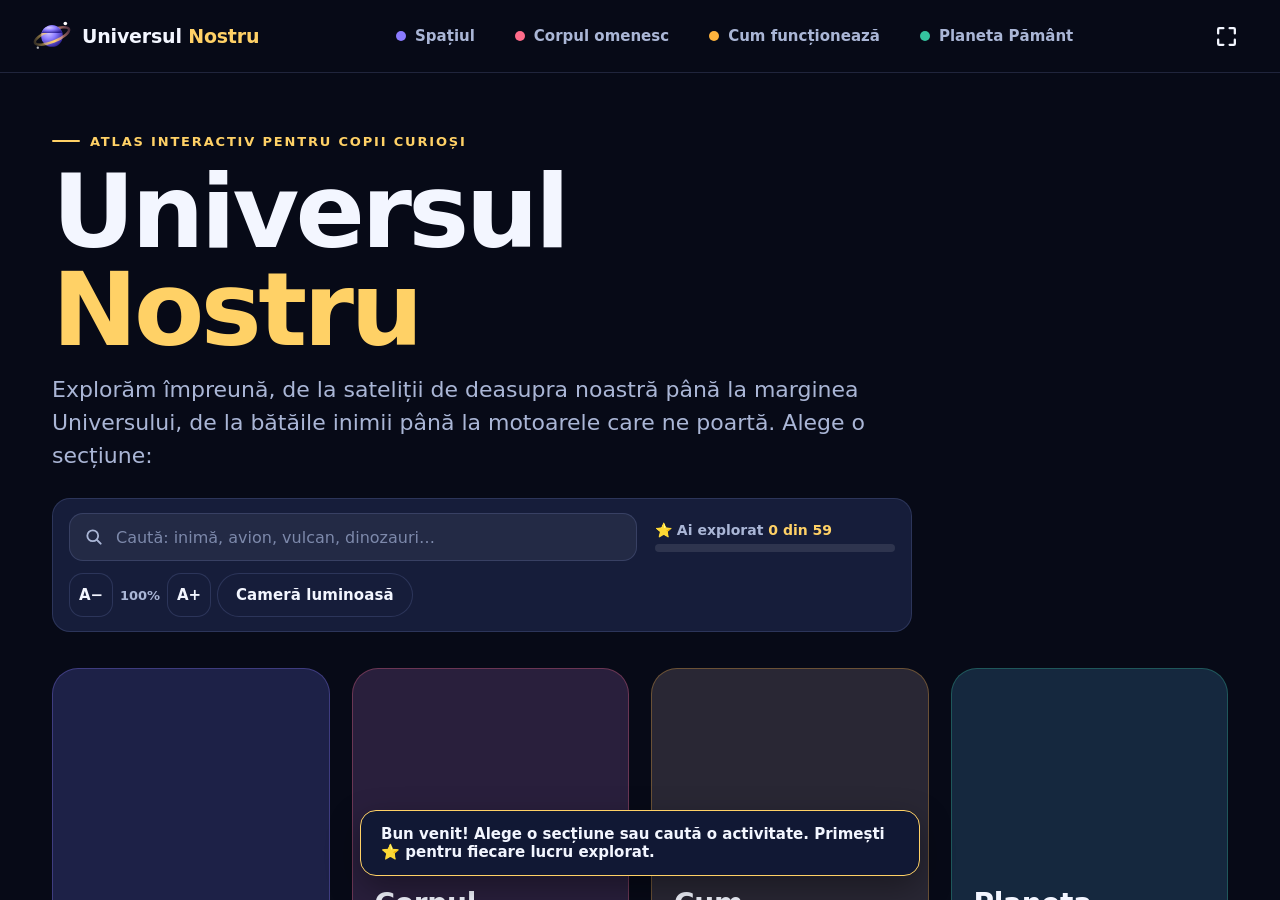
<file: index.html>
<!DOCTYPE html>
<html lang="ro">
<head>
<meta charset="utf-8">
<title>Universul Nostru</title>
<meta name="viewport" content="width=device-width, initial-scale=1, viewport-fit=cover, user-scalable=no">
<meta name="description" content="Aplicație educațională interactivă: Sistemul Solar, sateliți, comete, galaxii și structura Universului.">
<meta name="theme-color" content="#070a17">
<meta name="apple-mobile-web-app-capable" content="yes">
<meta name="apple-mobile-web-app-status-bar-style" content="black-translucent">
<meta name="mobile-web-app-capable" content="yes">
<link rel="manifest" href="manifest.webmanifest">
<link rel="icon" href="icons/icon-192.png">
<link rel="apple-touch-icon" href="icons/apple-touch-icon.png">
<link rel="stylesheet" href="css/style.css?v=47">
</head>
<body>
<svg width="0" height="0" style="position:absolute" aria-hidden="true">
  <defs>
    <symbol id="i-home" viewBox="0 0 24 24"><path d="M3.5 10.5 12 3.5l8.5 7V20a1 1 0 0 1-1 1H15v-6H9v6H4.5a1 1 0 0 1-1-1z" fill="none" stroke="currentColor" stroke-width="2" stroke-linejoin="round"/></symbol>
    <symbol id="i-back" viewBox="0 0 24 24"><path d="M15 5l-7 7 7 7" fill="none" stroke="currentColor" stroke-width="2.4" stroke-linecap="round" stroke-linejoin="round"/></symbol>
    <symbol id="i-arrow" viewBox="0 0 24 24"><path d="M5 12h13M13 6l6 6-6 6" fill="none" stroke="currentColor" stroke-width="2.4" stroke-linecap="round" stroke-linejoin="round"/></symbol>
    <symbol id="i-play" viewBox="0 0 24 24"><path d="M8 5.2v13.6a.8.8 0 0 0 1.2.7l10.6-6.8a.8.8 0 0 0 0-1.4L9.2 4.5A.8.8 0 0 0 8 5.2z" fill="currentColor"/></symbol>
    <symbol id="i-pause" viewBox="0 0 24 24"><rect x="6" y="5" width="4.2" height="14" rx="1.3" fill="currentColor"/><rect x="13.8" y="5" width="4.2" height="14" rx="1.3" fill="currentColor"/></symbol>
    <symbol id="i-plus" viewBox="0 0 24 24"><path d="M12 5v14M5 12h14" fill="none" stroke="currentColor" stroke-width="2.6" stroke-linecap="round"/></symbol>
    <symbol id="i-minus" viewBox="0 0 24 24"><path d="M5 12h14" fill="none" stroke="currentColor" stroke-width="2.6" stroke-linecap="round"/></symbol>
    <symbol id="i-full" viewBox="0 0 24 24"><path d="M4 9V5a1 1 0 0 1 1-1h4M20 9V5a1 1 0 0 0-1-1h-4M4 15v4a1 1 0 0 0 1 1h4M20 15v4a1 1 0 0 1-1 1h-4" fill="none" stroke="currentColor" stroke-width="2.2" stroke-linecap="round"/></symbol>
    <symbol id="i-help" viewBox="0 0 24 24"><circle cx="12" cy="12" r="9" fill="none" stroke="currentColor" stroke-width="2"/><path d="M9.4 9.3a2.7 2.7 0 1 1 3.8 2.5c-.7.3-1.2.9-1.2 1.7v.5" fill="none" stroke="currentColor" stroke-width="2" stroke-linecap="round"/><circle cx="12" cy="17.2" r="1.2" fill="currentColor"/></symbol>
    <symbol id="i-close" viewBox="0 0 24 24"><path d="M6.5 6.5l11 11M17.5 6.5l-11 11" fill="none" stroke="currentColor" stroke-width="2.4" stroke-linecap="round"/></symbol>
    <symbol id="i-tour" viewBox="0 0 24 24"><path d="M5.5 21V4.5" fill="none" stroke="currentColor" stroke-width="2.2" stroke-linecap="round"/><path d="M5.5 4.5h11.8a.6.6 0 0 1 .5.9L15.6 9l2.2 3.6a.6.6 0 0 1-.5.9H5.5z" fill="currentColor"/></symbol>
    <symbol id="i-target" viewBox="0 0 24 24"><circle cx="12" cy="12" r="8.6" fill="none" stroke="currentColor" stroke-width="2"/><circle cx="12" cy="12" r="4.6" fill="none" stroke="currentColor" stroke-width="2"/><circle cx="12" cy="12" r="1.5" fill="currentColor"/></symbol>
    <symbol id="i-sparkle" viewBox="0 0 24 24"><path d="M11 3.5l1.7 5.1 5.1 1.7-5.1 1.7L11 17.1l-1.7-5.1-5.1-1.7 5.1-1.7z" fill="currentColor"/><path d="M18.5 14.5l.8 2.2 2.2.8-2.2.8-.8 2.2-.8-2.2-2.2-.8 2.2-.8z" fill="currentColor"/></symbol>
    <symbol id="i-planet" viewBox="0 0 24 24"><circle cx="12" cy="12" r="5.6" fill="none" stroke="currentColor" stroke-width="2"/><ellipse cx="12" cy="12" rx="10" ry="3.6" transform="rotate(-20 12 12)" fill="none" stroke="currentColor" stroke-width="1.8"/></symbol>
    <symbol id="i-catalog" viewBox="0 0 24 24"><rect x="4" y="4" width="7" height="7" rx="2" fill="none" stroke="currentColor" stroke-width="2"/><rect x="13" y="4" width="7" height="7" rx="2" fill="none" stroke="currentColor" stroke-width="2"/><rect x="4" y="13" width="7" height="7" rx="2" fill="none" stroke="currentColor" stroke-width="2"/><rect x="13" y="13" width="7" height="7" rx="2" fill="none" stroke="currentColor" stroke-width="2"/></symbol>
    <symbol id="i-orbit" viewBox="0 0 24 24"><ellipse cx="12" cy="12" rx="9" ry="6" fill="none" stroke="currentColor" stroke-width="1.9" stroke-dasharray="3 2.4"/><circle cx="12" cy="12" r="2.6" fill="currentColor"/><circle cx="20.4" cy="9.9" r="1.7" fill="currentColor"/></symbol>
    <symbol id="i-label" viewBox="0 0 24 24"><path d="M3.8 12.6V5a1.2 1.2 0 0 1 1.2-1.2h7.6l8 8a1.2 1.2 0 0 1 0 1.7l-7 7a1.2 1.2 0 0 1-1.7 0z" fill="none" stroke="currentColor" stroke-width="2" stroke-linejoin="round"/><circle cx="8.3" cy="8.3" r="1.6" fill="currentColor"/></symbol>
    <symbol id="i-reset" viewBox="0 0 24 24"><path d="M4.5 12a7.5 7.5 0 1 0 2.4-5.5" fill="none" stroke="currentColor" stroke-width="2.2" stroke-linecap="round"/><path d="M4 4v4.5h4.5" fill="none" stroke="currentColor" stroke-width="2.2" stroke-linecap="round" stroke-linejoin="round"/></symbol>
    <symbol id="i-search" viewBox="0 0 24 24"><circle cx="10.5" cy="10.5" r="6.5" fill="none" stroke="currentColor" stroke-width="2.2"/><path d="M15.5 15.5 20 20" fill="none" stroke="currentColor" stroke-width="2.4" stroke-linecap="round"/></symbol>
    <symbol id="i-zoomto" viewBox="0 0 24 24"><circle cx="10.5" cy="10.5" r="6.5" fill="none" stroke="currentColor" stroke-width="2.2"/><path d="M15.5 15.5 20 20M10.5 7.8v5.4M7.8 10.5h5.4" fill="none" stroke="currentColor" stroke-width="2.2" stroke-linecap="round"/></symbol>
    <symbol id="i-follow" viewBox="0 0 24 24"><path d="M2.5 12S6 5.5 12 5.5 21.5 12 21.5 12 18 18.5 12 18.5 2.5 12 2.5 12z" fill="none" stroke="currentColor" stroke-width="2" stroke-linejoin="round"/><circle cx="12" cy="12" r="3" fill="currentColor"/></symbol>
    <symbol id="i-text" viewBox="0 0 24 24"><path d="M5 4.5h14a1.5 1.5 0 0 1 1.5 1.5v9a1.5 1.5 0 0 1-1.5 1.5h-7.5L7 20.5v-4H5A1.5 1.5 0 0 1 3.5 15V6A1.5 1.5 0 0 1 5 4.5z" fill="none" stroke="currentColor" stroke-width="2" stroke-linejoin="round"/><path d="M7.5 9h9M7.5 12.2h6" fill="none" stroke="currentColor" stroke-width="2" stroke-linecap="round"/></symbol>
    <symbol id="i-laser" viewBox="0 0 24 24"><circle cx="12" cy="12" r="3.6" fill="currentColor"/><circle cx="12" cy="12" r="7.6" fill="none" stroke="currentColor" stroke-width="1.8" opacity=".55"/><path d="M12 1.8v3M12 19.2v3M1.8 12h3M19.2 12h3" stroke="currentColor" stroke-width="1.8" stroke-linecap="round"/></symbol>
    <symbol id="i-skip" viewBox="0 0 24 24"><path d="M6 6l7 6-7 6zM15 6l7 6-7 6z" fill="currentColor"/></symbol>
    <symbol id="i-logo" viewBox="0 0 48 48"><defs><radialGradient id="lg-p" cx="35%" cy="32%" r="75%"><stop offset="0" stop-color="#d7ccff"/><stop offset=".45" stop-color="#8b7bff"/><stop offset="1" stop-color="#2a1d8f"/></radialGradient><linearGradient id="lg-r" x1="0" x2="1"><stop offset="0" stop-color="#ffd166" stop-opacity=".2"/><stop offset=".5" stop-color="#ffd166"/><stop offset="1" stop-color="#ff8fa3" stop-opacity=".3"/></linearGradient></defs><circle cx="24" cy="24" r="13" fill="url(#lg-p)"/><ellipse cx="24" cy="24" rx="22" ry="7" transform="rotate(-22 24 24)" fill="none" stroke="url(#lg-r)" stroke-width="3"/><path d="M11.5 20.5a13 13 0 0 1 25 0" fill="url(#lg-p)"/><circle cx="40" cy="9" r="2.2" fill="#fff"/><circle cx="7" cy="38" r="1.4" fill="#fff" opacity=".7"/></symbol>
  </defs>
</svg>

<!-- ============ ECRAN DE PORNIRE ============ -->
<section id="home">
  <header class="topnav">
    <button class="brand" id="brand-home" aria-label="Universul Nostru — toate secțiunile">
      <svg class="brand-mark" aria-hidden="true"><use href="#i-logo"/></svg>
      <span class="brand-name">Universul <b>Nostru</b></span>
    </button>
    <nav class="sec-tabs" aria-label="Secțiuni">
      <button class="sec-tab" data-tab="space" style="--c1:#8b7bff;--c2:#3b2bb0"><span class="dot"></span>Spațiul</button>
      <button class="sec-tab" data-tab="body" style="--c1:#ff6b8a;--c2:#b0284e"><span class="dot"></span>Corpul omenesc</button>
      <button class="sec-tab" data-tab="how" style="--c1:#ffb43d;--c2:#b8620f"><span class="dot"></span>Cum funcționează</button>
      <button class="sec-tab" data-tab="earth" style="--c1:#35c3a0;--c2:#147a8f"><span class="dot"></span>Planeta Pământ</button>
    </nav>
    <button class="icon ghost" id="btn-hub-full" title="Ecran complet (F)" aria-label="Ecran complet"><svg class="i" aria-hidden="true"><use href="#i-full"/></svg></button>
  </header>

  <div class="home-inner">
    <div id="hub">
      <div class="hero">
        <p class="eyebrow"><span></span>Atlas interactiv pentru copii curioși</p>
        <h1>Universul <span>Nostru</span></h1>
        <p class="tagline">Explorăm împreună, de la sateliții de deasupra noastră până la marginea Universului, de la bătăile inimii până la motoarele care ne poartă. Alege o secțiune:</p>
      </div>
      <div class="sec-tiles">
      <button class="sec-tile" data-section="space" style="--c1:#8b7bff;--c2:#3b2bb0;--i:0">
        <span class="sec-art img" style="background-image:url(img/hub/space.jpg)"></span>
        <span class="sec-info">
          <h2>Spațiul</h2>
          <p>Sistemul Solar, ziua și noaptea, Luna, drumul spre Lună, stele, găuri negre și Big Bang.</p>
          <span class="sec-foot"><span class="sec-count" data-count="space"></span><span class="sec-go"><svg class="i" aria-hidden="true"><use href="#i-arrow"/></svg></span></span>
        </span>
      </button>
      <button class="sec-tile" data-section="body" style="--c1:#ff6b8a;--c2:#b0284e;--i:1">
        <span class="sec-art img" style="background-image:url(img/cards/m-heart.jpg)"></span>
        <span class="sec-info">
          <h2>Corpul omenesc</h2>
          <p>Inima, plămânii, scheletul, digestia, creierul, simțurile, mușchii, sângele, dinții și cum creștem.</p>
          <span class="sec-foot"><span class="sec-count" data-count="body"></span><span class="sec-go"><svg class="i" aria-hidden="true"><use href="#i-arrow"/></svg></span></span>
        </span>
      </button>
      <button class="sec-tile" data-section="how" style="--c1:#ffb43d;--c2:#b8620f;--i:2">
        <span class="sec-art img" style="background-image:url(img/cards/m-mechanics.jpg)"></span>
        <span class="sec-info">
          <h2>Cum funcționează</h2>
          <p>Avioane, elicoptere, vapoare, rachete, biciclete, motoare, magneți, lumina, frigiderul și internetul.</p>
          <span class="sec-foot"><span class="sec-count" data-count="how"></span><span class="sec-go"><svg class="i" aria-hidden="true"><use href="#i-arrow"/></svg></span></span>
        </span>
      </button>
      <button class="sec-tile" data-section="earth" style="--c1:#35c3a0;--c2:#147a8f;--i:3">
        <span class="sec-art img" style="background-image:url(img/cards/m-earthtime.jpg)"></span>
        <span class="sec-info">
          <h2>Planeta Pământ</h2>
          <p>Dinozaurii, vremea, circuitul apei, plantele, habitatele, harta lumii, vulcani, oceane și istoria Pământului.</p>
          <span class="sec-foot"><span class="sec-count" data-count="earth"></span><span class="sec-go"><svg class="i" aria-hidden="true"><use href="#i-arrow"/></svg></span></span>
        </span>
      </button>
      </div>
      <ul class="hub-tips">
        <li><svg class="i" aria-hidden="true"><use href="#i-full"/></svg><span>Pentru proiector, apasă <kbd>F</kbd> pentru ecran complet</span></li>
        <li><svg class="i" aria-hidden="true"><use href="#i-sparkle"/></svg><span>Atinge orice ca să afli mai multe</span></li>
        <li><svg class="i" aria-hidden="true"><use href="#i-planet"/></svg><span>Funcționează și fără internet</span></li>
      </ul>
    </div>

    <div class="sec-view hidden" id="sec-space" style="--c1:#8b7bff;--c2:#3b2bb0">
      <header class="sec-hero">
        <button class="back-link sec-back"><svg class="i" aria-hidden="true"><use href="#i-back"/></svg><span>Toate secțiunile</span></button>
        <h2 class="sec-title">Spațiul</h2>
        <p class="sec-desc">Sistemul Solar, ziua și noaptea, Luna, drumul spre Lună, stele, găuri negre și Big Bang.</p>
        <span class="sec-badge" data-count="space"></span>
      </header>
      <div class="cards">
      <button class="card card-feature" id="start-space" style="--i:0">
        <div class="card-art img" style="background-image:url(img/cards/solar.jpg)"><span class="card-tag">Harta interactivă</span></div>
        <div class="card-body">
          <h3>Spațiul</h3>
          <p>Planete, sateliți, comete, asteroizi, stele, nebuloase și galaxii. Cu zoom de la ISS până la pânza cosmică.</p>
          <span class="card-cta">Intră în spațiu <svg class="i" aria-hidden="true"><use href="#i-arrow"/></svg></span>
        </div>
      </button>
      <button class="card" data-module="bigbang" style="--i:1">
        <div class="card-art img" style="background-image:url(img/cards/bigbang.jpg)"></div>
        <div class="card-body">
          <h3>Big Bang</h3>
          <p>Derulează 13,8 miliarde de ani: de la un punct mai mic decât un atom la stele, galaxii și la noi.</p>
          <span class="card-cta">Joacă-te <svg class="i" aria-hidden="true"><use href="#i-arrow"/></svg></span>
        </div>
      </button>
      <button class="card" data-module="blackhole" style="--i:2">
        <div class="card-art img" style="background-image:url(img/cards/blackhole.jpg)"></div>
        <div class="card-body">
          <h3>Gaura neagră</h3>
          <p>Aruncă planete și lumină într-o gaură neagră. Schimbă-i masa de la cât Pământul până la un monstru de miliarde de Sori.</p>
          <span class="card-cta">Joacă-te <svg class="i" aria-hidden="true"><use href="#i-arrow"/></svg></span>
        </div>
      </button>
      <button class="card" data-module="explosions" style="--i:3">
        <div class="card-art img" style="background-image:url(img/cards/supernova.jpg)"></div>
        <div class="card-body">
          <h3>Explozii cosmice</h3>
          <p>Urmărește viața unei stele până la supernovă, apoi declanșează tu supernove, kilonove și rafale gamma.</p>
          <span class="card-cta">Joacă-te <svg class="i" aria-hidden="true"><use href="#i-arrow"/></svg></span>
        </div>
      </button>
      <button class="card" data-module="gravity" style="--i:4">
        <div class="card-art img" style="background-image:url(img/cards/m-gravity.jpg)"></div>
        <div class="card-body">
          <h3>Laborator de gravitație</h3>
          <p>Lansează planete și descoperă ce e o orbită, de ce cad unele în stea și altele scapă în spațiu.</p>
          <span class="card-cta">Joacă-te <svg class="i" aria-hidden="true"><use href="#i-arrow"/></svg></span>
        </div>
      </button>
      <button class="card" data-module="seasons" style="--i:22">
        <div class="card-art img" style="background-image:url(img/cards/m-seasons.jpg)"></div>
        <div class="card-body">
          <h3>Ziua, noaptea și anotimpurile</h3>
          <p>De ce avem zi și noapte, și de ce e vară sau iarnă: Pământul se învârte și e puțin aplecat.</p>
          <span class="card-cta">Joacă-te <svg class="i" aria-hidden="true"><use href="#i-arrow"/></svg></span>
        </div>
      </button>
      <button class="card" data-module="moon" style="--i:26">
        <div class="card-art img" style="background-image:url(img/cards/m-moon.jpg)"></div>
        <div class="card-body">
          <h3>Luna: faze și eclipse</h3>
          <p>De ce Luna e când plină, când o felie subțire, și ce se întâmplă la o eclipsă de Soare sau de Lună.</p>
          <span class="card-cta">Joacă-te <svg class="i" aria-hidden="true"><use href="#i-arrow"/></svg></span>
        </div>
      </button>
      <button class="card" data-module="moontrip" style="--i:30">
        <div class="card-art img" style="background-image:url(img/cards/m-moontrip.jpg)"></div>
        <div class="card-body">
          <h3>Drumul spre Lună</h3>
          <p>O misiune pas cu pas: decolarea, treptele rachetei, drumul de 3 zile, aselenizarea, pașii pe Lună și întoarcerea.</p>
          <span class="card-cta">Joacă-te <svg class="i" aria-hidden="true"><use href="#i-arrow"/></svg></span>
        </div>
      </button>
      <button class="card" data-module="isslife" style="--i:34">
        <div class="card-art img" style="background-image:url(img/cards/m-isslife.jpg)"></div>
        <div class="card-body">
          <h3>Viața pe Stația Spațială</h3>
          <p>Cum dorm, mănâncă, se spală și fac sport astronauții când totul plutește, și cum se văd 16 răsărituri pe zi.</p>
          <span class="card-cta">Joacă-te <svg class="i" aria-hidden="true"><use href="#i-arrow"/></svg></span>
        </div>
      </button>
      <button class="card" data-module="constellations" style="--i:38">
        <div class="card-art img" style="background-image:url(img/cards/m-constellations.jpg)"></div>
        <div class="card-body">
          <h3>Constelațiile</h3>
          <p>Carul Mare, Orion, Casiopeea și Leul: desenele de pe cerul nopții și cum găsești Steaua Polară.</p>
          <span class="card-cta">Joacă-te <svg class="i" aria-hidden="true"><use href="#i-arrow"/></svg></span>
        </div>
      </button>
      <button class="card" data-module="scale" style="--i:42">
        <div class="card-art img" style="background-image:url(img/cards/m-scale.jpg)"></div>
        <div class="card-body">
          <h3>Cât de mari sunt lucrurile</h3>
          <p>De la o furnică la un elefant, un munte, Pământul, Soarele și toată galaxia: comparăm mărimile.</p>
          <span class="card-cta">Joacă-te <svg class="i" aria-hidden="true"><use href="#i-arrow"/></svg></span>
        </div>
      </button>
      </div>
    </div>
    <div class="sec-view hidden" id="sec-body" style="--c1:#ff6b8a;--c2:#b0284e">
      <header class="sec-hero">
        <button class="back-link sec-back"><svg class="i" aria-hidden="true"><use href="#i-back"/></svg><span>Toate secțiunile</span></button>
        <h2 class="sec-title">Corpul omenesc</h2>
        <p class="sec-desc">Inima, plămânii, scheletul, digestia, creierul, simțurile, mușchii, sângele, dinții și cum creștem.</p>
        <span class="sec-badge" data-count="body"></span>
      </header>
      <div class="cards">
      <button class="card" data-module="heart" style="--i:0">
        <div class="card-art img" style="background-image:url(img/cards/m-heart.jpg)"></div>
        <div class="card-body">
          <h3>Inima și circulația</h3>
          <p>Cele 4 camere ale inimii, sângele albastru și roșu, EKG și pulsul la somn, mers sau alergare.</p>
          <span class="card-cta">Explorează <svg class="i" aria-hidden="true"><use href="#i-arrow"/></svg></span>
        </div>
      </button>
      <button class="card" data-module="lungs" style="--i:1">
        <div class="card-art img" style="background-image:url(img/cards/m-lungs.jpg)"></div>
        <div class="card-body">
          <h3>Plămânii și respirația</h3>
          <p>Vezi cum diafragma umflă plămânii, cum trece oxigenul în sânge și cât poți ține respirația.</p>
          <span class="card-cta">Explorează <svg class="i" aria-hidden="true"><use href="#i-arrow"/></svg></span>
        </div>
      </button>
      <button class="card" data-module="skeleton" style="--i:2">
        <div class="card-art img" style="background-image:url(img/cards/m-skeleton.jpg)"></div>
        <div class="card-body">
          <h3>Scheletul</h3>
          <p>Atinge oasele ca să afli cum se numesc, apoi joacă „Găsește osul” — de la craniu la femur.</p>
          <span class="card-cta">Explorează <svg class="i" aria-hidden="true"><use href="#i-arrow"/></svg></span>
        </div>
      </button>
      <button class="card" data-module="digestion" style="--i:3">
        <div class="card-art img" style="background-image:url(img/cards/m-digestion.jpg)"></div>
        <div class="card-body">
          <h3>Digestia</h3>
          <p>Urmărește un măr de la gură până la ieșire: stomac, intestinul subțire de 6 metri și nu numai.</p>
          <span class="card-cta">Explorează <svg class="i" aria-hidden="true"><use href="#i-arrow"/></svg></span>
        </div>
      </button>
      <button class="card" data-module="brain" style="--i:4">
        <div class="card-art img" style="background-image:url(img/cards/m-brain.jpg)"></div>
        <div class="card-body">
          <h3>Creierul</h3>
          <p>Zonele creierului, un test de reflexe și un joc de memorie. Cât de repede ești?</p>
          <span class="card-cta">Explorează <svg class="i" aria-hidden="true"><use href="#i-arrow"/></svg></span>
        </div>
      </button>
      <button class="card" data-module="senses" style="--i:21">
        <div class="card-art img" style="background-image:url(img/cards/m-senses.jpg)"></div>
        <div class="card-body">
          <h3>Cele 5 simțuri</h3>
          <p>Văzul, auzul, mirosul, gustul și pipăitul: cum ajung informațiile de la ochi, urechi, nas, limbă și piele la creier.</p>
          <span class="card-cta">Explorează <svg class="i" aria-hidden="true"><use href="#i-arrow"/></svg></span>
        </div>
      </button>
      <button class="card" data-module="muscles" style="--i:25">
        <div class="card-art img" style="background-image:url(img/cards/m-muscles.jpg)"></div>
        <div class="card-body">
          <h3>Mușchii</h3>
          <p>Bicepsul și tricepsul lucrează în pereche: mușchii doar trag. Plus harta mușchilor corpului.</p>
          <span class="card-cta">Explorează <svg class="i" aria-hidden="true"><use href="#i-arrow"/></svg></span>
        </div>
      </button>
      <button class="card" data-module="blood" style="--i:29">
        <div class="card-art img" style="background-image:url(img/cards/m-blood.jpg)"></div>
        <div class="card-body">
          <h3>Sângele</h3>
          <p>Drumul sângelui prin corp, globulele roșii și albe, și cum se repară singură o tăietură.</p>
          <span class="card-cta">Explorează <svg class="i" aria-hidden="true"><use href="#i-arrow"/></svg></span>
        </div>
      </button>
      <button class="card" data-module="immune" style="--i:33">
        <div class="card-art img" style="background-image:url(img/cards/m-immune.jpg)"></div>
        <div class="card-body">
          <h3>Microbii și apărarea corpului</h3>
          <p>De ce ne spălăm pe mâini, cum luptă globulele albe cu microbii și cum ne ajută un vaccin.</p>
          <span class="card-cta">Explorează <svg class="i" aria-hidden="true"><use href="#i-arrow"/></svg></span>
        </div>
      </button>
      <button class="card" data-module="teeth" style="--i:37">
        <div class="card-art img" style="background-image:url(img/cards/m-teeth.jpg)"></div>
        <div class="card-body">
          <h3>Dinții</h3>
          <p>Dinți de lapte și definitivi, ce e în interiorul unui dinte, cum apare caria și cum ne spălăm corect pe dinți.</p>
          <span class="card-cta">Explorează <svg class="i" aria-hidden="true"><use href="#i-arrow"/></svg></span>
        </div>
      </button>
      <button class="card" data-module="growth" style="--i:41">
        <div class="card-art img" style="background-image:url(img/cards/m-growth.jpg)"></div>
        <div class="card-body">
          <h3>Cum creștem</h3>
          <p>De la bebeluș la adolescent, adult și bunic: înălțimea, oasele, dinții și ce se schimbă la fiecare vârstă.</p>
          <span class="card-cta">Explorează <svg class="i" aria-hidden="true"><use href="#i-arrow"/></svg></span>
        </div>
      </button>
      </div>
    </div>
    <div class="sec-view hidden" id="sec-how" style="--c1:#ffb43d;--c2:#b8620f">
      <header class="sec-hero">
        <button class="back-link sec-back"><svg class="i" aria-hidden="true"><use href="#i-back"/></svg><span>Toate secțiunile</span></button>
        <h2 class="sec-title">Cum funcționează</h2>
        <p class="sec-desc">Avioane, elicoptere, vapoare, rachete, biciclete, motoare, magneți, lumina, frigiderul și internetul.</p>
        <span class="sec-badge" data-count="how"></span>
      </header>
      <div class="cards">
      <button class="card" data-module="circuit" style="--i:0">
        <div class="card-art img" style="background-image:url(img/cards/m-circuit.jpg)"></div>
        <div class="card-body">
          <h3>Circuitul electric</h3>
          <p>Pornește un bec, pune becuri în serie sau în paralel și vezi ce se întâmplă dacă tensiunea e prea mare.</p>
          <span class="card-cta">Joacă-te <svg class="i" aria-hidden="true"><use href="#i-arrow"/></svg></span>
        </div>
      </button>
      <button class="card" data-module="binary" style="--i:1">
        <div class="card-art img" style="background-image:url(img/cards/m-binary.jpg)"></div>
        <div class="card-body">
          <h3>Cum „gândește” calculatorul</h3>
          <p>Aprinde biți și descoperă cum 0 și 1 devin numere, litere și culori.</p>
          <span class="card-cta">Joacă-te <svg class="i" aria-hidden="true"><use href="#i-arrow"/></svg></span>
        </div>
      </button>
      <button class="card" data-module="phone" style="--i:2">
        <div class="card-art img" style="background-image:url(img/cards/m-phone.jpg)"></div>
        <div class="card-body">
          <h3>Telefonul mobil</h3>
          <p>Trage telefonul între turnuri și vezi cum ajunge vocea ta la prieten. Apoi vezi cum simte ecranul degetul.</p>
          <span class="card-cta">Joacă-te <svg class="i" aria-hidden="true"><use href="#i-arrow"/></svg></span>
        </div>
      </button>
      <button class="card" data-module="camera" style="--i:3">
        <div class="card-art img" style="background-image:url(img/cards/m-camera.jpg)"></div>
        <div class="card-body">
          <h3>Aparatul foto</h3>
          <p>Cum face lentila o imagine, de ce poza iese clară sau neclară și ce fac diafragma, timpul și ISO.</p>
          <span class="card-cta">Joacă-te <svg class="i" aria-hidden="true"><use href="#i-arrow"/></svg></span>
        </div>
      </button>
      <button class="card" data-module="mechanics" style="--i:4">
        <div class="card-art img" style="background-image:url(img/cards/m-mechanics.jpg)"></div>
        <div class="card-body">
          <h3>Mecanisme</h3>
          <p>Roți dințate care se învârt una pe alta și o pârghie pe care o poți echilibra.</p>
          <span class="card-cta">Joacă-te <svg class="i" aria-hidden="true"><use href="#i-arrow"/></svg></span>
        </div>
      </button>
      <button class="card" data-module="engine" style="--i:5">
        <div class="card-art img" style="background-image:url(img/cards/m-engine.jpg)"></div>
        <div class="card-body">
          <h3>Motorul termic</h3>
          <p>Cei 4 timpi ai motorului: admisie, comprimare, ardere, evacuare. Pistonul, supapele și bujia, încetinit.</p>
          <span class="card-cta">Joacă-te <svg class="i" aria-hidden="true"><use href="#i-arrow"/></svg></span>
        </div>
      </button>
      <button class="card" data-module="solar" style="--i:6">
        <div class="card-art img" style="background-image:url(img/cards/m-solar.jpg)"></div>
        <div class="card-body">
          <h3>Panourile solare</h3>
          <p>Urmărește soarele pe cer, înclină panoul și vezi cum se face curent, cum se încarcă bateria și ce se întâmplă noaptea.</p>
          <span class="card-cta">Joacă-te <svg class="i" aria-hidden="true"><use href="#i-arrow"/></svg></span>
        </div>
      </button>
      <button class="card" data-module="emotor" style="--i:7">
        <div class="card-art img" style="background-image:url(img/cards/m-emotor.jpg)"></div>
        <div class="card-body">
          <h3>Mașina electrică</h3>
          <p>Cum merge o mașină fără benzină: baterie, controler și motor. Apoi vezi cum magneții împing roata.</p>
          <span class="card-cta">Joacă-te <svg class="i" aria-hidden="true"><use href="#i-arrow"/></svg></span>
        </div>
      </button>
      <button class="card" data-module="airplane" style="--i:8">
        <div class="card-art img" style="background-image:url(img/cards/m-airplane.jpg)"></div>
        <div class="card-body">
          <h3>Cum zboară avionul</h3>
          <p>Înclină aripa, schimbă viteza și vezi portanța. Ce e angajarea și de ce „pică” avionul?</p>
          <span class="card-cta">Joacă-te <svg class="i" aria-hidden="true"><use href="#i-arrow"/></svg></span>
        </div>
      </button>
      <button class="card" data-module="aeroengine" style="--i:9">
        <div class="card-art img" style="background-image:url(img/cards/m-aeroengine.jpg)"></div>
        <div class="card-body">
          <h3>Motoarele avionului</h3>
          <p>Cum funcționează un motor cu reacție (aspiră, comprimă, arde, suflă) și unul cu elice — elicea e o aripă care se învârte.</p>
          <span class="card-cta">Joacă-te <svg class="i" aria-hidden="true"><use href="#i-arrow"/></svg></span>
        </div>
      </button>
      <button class="card" data-module="train" style="--i:9">
        <div class="card-art img" style="background-image:url(img/cards/m-train.jpg)"></div>
        <div class="card-body">
          <h3>Trenul</h3>
          <p>Cum ia locomotiva curent din fir și cum se ia trenul singur după curbe, datorită roților conice.</p>
          <span class="card-cta">Joacă-te <svg class="i" aria-hidden="true"><use href="#i-arrow"/></svg></span>
        </div>
      </button>
      <button class="card" data-module="car" style="--i:10">
        <div class="card-art img" style="background-image:url(img/cards/m-car.jpg)"></div>
        <div class="card-body">
          <h3>Mașina</h3>
          <p>Accelerează și schimbă vitezele, urmărește turația motorului și află cum frânează o mașină.</p>
          <span class="card-cta">Joacă-te <svg class="i" aria-hidden="true"><use href="#i-arrow"/></svg></span>
        </div>
      </button>
      <button class="card" data-module="helicopter" style="--i:49">
        <div class="card-art img" style="background-image:url(img/cards/m-helicopter.jpg)"></div>
        <div class="card-body">
          <h3>Elicopterul</h3>
          <p>Cum stă pe loc în aer, cum zboară înainte și de ce are nevoie de elicea mică din coadă.</p>
          <span class="card-cta">Joacă-te <svg class="i" aria-hidden="true"><use href="#i-arrow"/></svg></span>
        </div>
      </button>
      <button class="card" data-module="boat" style="--i:53">
        <div class="card-art img" style="background-image:url(img/cards/m-boat.jpg)"></div>
        <div class="card-body">
          <h3>Vaporul și submarinul</h3>
          <p>De ce plutește un vapor de fier, dar o bilă de fier se scufundă, și cum urcă și coboară un submarin.</p>
          <span class="card-cta">Joacă-te <svg class="i" aria-hidden="true"><use href="#i-arrow"/></svg></span>
        </div>
      </button>
      <button class="card" data-module="rocketphys" style="--i:57">
        <div class="card-art img" style="background-image:url(img/cards/m-rocketphys.jpg)"></div>
        <div class="card-body">
          <h3>Racheta: acțiune și reacțiune</h3>
          <p>Balonul care zboară prin cameră, racheta care decolează și copilul pe skateboard: împingi înapoi, mergi înainte.</p>
          <span class="card-cta">Joacă-te <svg class="i" aria-hidden="true"><use href="#i-arrow"/></svg></span>
        </div>
      </button>
      <button class="card" data-module="bicycle" style="--i:61">
        <div class="card-art img" style="background-image:url(img/cards/m-bicycle.jpg)"></div>
        <div class="card-body">
          <h3>Bicicleta</h3>
          <p>Pedalele, lanțul și vitezele: de ce urci dealul mai ușor cu roata dințată mare în spate.</p>
          <span class="card-cta">Joacă-te <svg class="i" aria-hidden="true"><use href="#i-arrow"/></svg></span>
        </div>
      </button>
      <button class="card" data-module="levers" style="--i:65">
        <div class="card-art img" style="background-image:url(img/cards/m-levers.jpg)"></div>
        <div class="card-body">
          <h3>Pârghii și scripeți</h3>
          <p>Cum ridică un copil un elefant pe un balansoar și cum ridici un pian cu mai mulți scripeți.</p>
          <span class="card-cta">Joacă-te <svg class="i" aria-hidden="true"><use href="#i-arrow"/></svg></span>
        </div>
      </button>
      <button class="card" data-module="light" style="--i:69">
        <div class="card-art img" style="background-image:url(img/cards/m-light.jpg)"></div>
        <div class="card-body">
          <h3>Lumina și culorile</h3>
          <p>Prisma care face curcubeu, de ce e cerul albastru și roșu la apus, și cum se amestecă lumina pe un ecran.</p>
          <span class="card-cta">Joacă-te <svg class="i" aria-hidden="true"><use href="#i-arrow"/></svg></span>
        </div>
      </button>
      <button class="card" data-module="magnets" style="--i:73">
        <div class="card-art img" style="background-image:url(img/cards/m-magnets.jpg)"></div>
        <div class="card-body">
          <h3>Magneții</h3>
          <p>Polii care se atrag și se resping, ce lucruri atrage un magnet și de ce busola arată mereu Nordul.</p>
          <span class="card-cta">Joacă-te <svg class="i" aria-hidden="true"><use href="#i-arrow"/></svg></span>
        </div>
      </button>
      <button class="card" data-module="fridge" style="--i:77">
        <div class="card-art img" style="background-image:url(img/cards/m-fridge.jpg)"></div>
        <div class="card-body">
          <h3>Frigiderul</h3>
          <p>Frigiderul nu face frig: mută căldura din interior afară, cu un lichid care se evaporă și un compresor.</p>
          <span class="card-cta">Joacă-te <svg class="i" aria-hidden="true"><use href="#i-arrow"/></svg></span>
        </div>
      </button>
      <button class="card" data-module="internet" style="--i:81">
        <div class="card-art img" style="background-image:url(img/cards/m-internet.jpg)"></div>
        <div class="card-body">
          <h3>Internetul</h3>
          <p>Cum ajunge un mesaj de la tine la bunica: pachete, Wi-Fi, cabluri sub mare, sateliți și antene.</p>
          <span class="card-cta">Joacă-te <svg class="i" aria-hidden="true"><use href="#i-arrow"/></svg></span>
        </div>
      </button>
      </div>
    </div>
    <div class="sec-view hidden" id="sec-earth" style="--c1:#35c3a0;--c2:#147a8f">
      <header class="sec-hero">
        <button class="back-link sec-back"><svg class="i" aria-hidden="true"><use href="#i-back"/></svg><span>Toate secțiunile</span></button>
        <h2 class="sec-title">Planeta Pământ</h2>
        <p class="sec-desc">Dinozaurii, vremea, circuitul apei, plantele, habitatele, harta lumii, vulcani, oceane și istoria Pământului.</p>
        <span class="sec-badge" data-count="earth"></span>
      </header>
      <div class="cards">
      <button class="card" data-module="human" style="--i:0">
        <div class="card-art img" style="background-image:url(img/cards/m-human.jpg)"></div>
        <div class="card-body">
          <h3>Evoluția omului</h3>
          <p>De la Lucy la noi: speciile umane, perioadele lor, câți oameni trăiau în același timp și cât de înalți erau.</p>
          <span class="card-cta">Explorează <svg class="i" aria-hidden="true"><use href="#i-arrow"/></svg></span>
        </div>
      </button>
      <button class="card" data-module="lifeevo" style="--i:1">
        <div class="card-art img" style="background-image:url(img/cards/m-lifeevo.jpg)"></div>
        <div class="card-body">
          <h3>Fauna și flora în timp</h3>
          <p>De la trilobiți la mamuți: cum s-au schimbat animalele și plantele în fiecare perioadă geologică, cu extincțiile în masă.</p>
          <span class="card-cta">Explorează <svg class="i" aria-hidden="true"><use href="#i-arrow"/></svg></span>
        </div>
      </button>
      <button class="card" data-module="civ" style="--i:2">
        <div class="card-art img" style="background-image:url(img/cards/m-civ.jpg)"></div>
        <div class="card-body">
          <h3>Evoluția civilizației</h3>
          <p>De la primele sate la internet: agricultura, scrierea, Roma, tiparul, mașina cu abur și câți oameni trăiau pe Pământ.</p>
          <span class="card-cta">Explorează <svg class="i" aria-hidden="true"><use href="#i-arrow"/></svg></span>
        </div>
      </button>
      <button class="card" data-module="earthtime" style="--i:3">
        <div class="card-art img" style="background-image:url(img/cards/m-earthtime.jpg)"></div>
        <div class="card-body">
          <h3>Pământul în timp</h3>
          <p>Derulează 4,6 miliarde de ani: de la o minge de lavă la oceane, dinozauri și continentele de azi.</p>
          <span class="card-cta">Explorează <svg class="i" aria-hidden="true"><use href="#i-arrow"/></svg></span>
        </div>
      </button>
      <button class="card" data-module="relief" style="--i:4">
        <div class="card-art img" style="background-image:url(img/cards/m-relief.jpg)"></div>
        <div class="card-body">
          <h3>Formarea reliefului</h3>
          <p>Cum se nasc munții (Everest), oceanele și vulcanii din mișcarea plăcilor. Compară înălțimile munților.</p>
          <span class="card-cta">Explorează <svg class="i" aria-hidden="true"><use href="#i-arrow"/></svg></span>
        </div>
      </button>
      <button class="card" data-module="volcano" style="--i:5">
        <div class="card-art img" style="background-image:url(img/cards/m-volcano.jpg)"></div>
        <div class="card-body">
          <h3>Vulcani</h3>
          <p>Încarcă camera magmatică și provoacă o erupție: liniștită ca în Hawaii sau explozivă ca la Vezuviu.</p>
          <span class="card-cta">Explorează <svg class="i" aria-hidden="true"><use href="#i-arrow"/></svg></span>
        </div>
      </button>
      <button class="card" data-module="layers" style="--i:6">
        <div class="card-art img" style="background-image:url(img/cards/m-layers.jpg)"></div>
        <div class="card-body">
          <h3>Straturile Pământului</h3>
          <p>Sapă spre centrul planetei: scoarță, manta, nucleu. Temperatură, presiune și unde de cutremur.</p>
          <span class="card-cta">Explorează <svg class="i" aria-hidden="true"><use href="#i-arrow"/></svg></span>
        </div>
      </button>
      <button class="card" data-module="ocean" style="--i:7">
        <div class="card-art img" style="background-image:url(img/cards/m-ocean.jpg)"></div>
        <div class="card-body">
          <h3>Oceane și adâncimi</h3>
          <p>Scufundă-te până la Groapa Marianelor și vezi ce animale trăiesc la fiecare adâncime.</p>
          <span class="card-cta">Explorează <svg class="i" aria-hidden="true"><use href="#i-arrow"/></svg></span>
        </div>
      </button>
      <button class="card" data-module="dinosaurs" style="--i:33">
        <div class="card-art img" style="background-image:url(img/cards/m-dinosaurs.jpg)"></div>
        <div class="card-body">
          <h3>Dinozaurii</h3>
          <p>Cât de mari erau T-rex și Brachiosaurus față de tine, ce s-a întâmplat la venirea asteroidului și cum se caută fosile.</p>
          <span class="card-cta">Joacă-te <svg class="i" aria-hidden="true"><use href="#i-arrow"/></svg></span>
        </div>
      </button>
      <button class="card" data-module="watercycle" style="--i:37">
        <div class="card-art img" style="background-image:url(img/cards/m-watercycle.jpg)"></div>
        <div class="card-body">
          <h3>Circuitul apei</h3>
          <p>Drumul unei picături de apă: din mare în nori, din nori ploaie sau zăpadă, iar râurile o duc înapoi în mare.</p>
          <span class="card-cta">Joacă-te <svg class="i" aria-hidden="true"><use href="#i-arrow"/></svg></span>
        </div>
      </button>
      <button class="card" data-module="weather" style="--i:41">
        <div class="card-art img" style="background-image:url(img/cards/m-weather.jpg)"></div>
        <div class="card-body">
          <h3>Vremea</h3>
          <p>Soare, nori, ploaie, furtună cu fulgere, ninsoare, grindină, ceață și tornade: de unde vin și cum se formează.</p>
          <span class="card-cta">Joacă-te <svg class="i" aria-hidden="true"><use href="#i-arrow"/></svg></span>
        </div>
      </button>
      <button class="card" data-module="plants" style="--i:45">
        <div class="card-art img" style="background-image:url(img/cards/m-plants.jpg)"></div>
        <div class="card-body">
          <h3>Plantele</h3>
          <p>De la sămânță la floare și fruct, albina care duce polenul și cum își fac plantele hrana din lumină: fotosinteza.</p>
          <span class="card-cta">Joacă-te <svg class="i" aria-hidden="true"><use href="#i-arrow"/></svg></span>
        </div>
      </button>
      <button class="card" data-module="habitats" style="--i:49">
        <div class="card-art img" style="background-image:url(img/cards/m-habitats.jpg)"></div>
        <div class="card-body">
          <h3>Habitatele lumii</h3>
          <p>Pădurea, jungla, deșertul, Arctica, savana și oceanul: ce animale trăiesc acolo și cum s-au adaptat.</p>
          <span class="card-cta">Joacă-te <svg class="i" aria-hidden="true"><use href="#i-arrow"/></svg></span>
        </div>
      </button>
      <button class="card" data-module="lifecycle" style="--i:53">
        <div class="card-art img" style="background-image:url(img/cards/m-lifecycle.jpg)"></div>
        <div class="card-body">
          <h3>Ciclul de viață</h3>
          <p>Din ou în omidă, crisalidă și fluture; din mormoloc în broască; din ou în găină.</p>
          <span class="card-cta">Joacă-te <svg class="i" aria-hidden="true"><use href="#i-arrow"/></svg></span>
        </div>
      </button>
      <button class="card" data-module="worldmap" style="--i:57">
        <div class="card-art img" style="background-image:url(img/cards/m-worldmap.jpg)"></div>
        <div class="card-body">
          <h3>Harta lumii</h3>
          <p>Cele 7 continente și 5 oceane, animalele de pe fiecare continent și unde e România pe hartă.</p>
          <span class="card-cta">Joacă-te <svg class="i" aria-hidden="true"><use href="#i-arrow"/></svg></span>
        </div>
      </button>
      <button class="card" data-module="tectonics" style="--i:61">
        <div class="card-art img" style="background-image:url(img/cards/m-tectonics.jpg)"></div>
        <div class="card-body">
          <h3>Plăcile tectonice</h3>
          <p>Continentele se mișcă! Pangeea de acum 250 de milioane de ani și cum se nasc munții, vulcanii și oceanele noi.</p>
          <span class="card-cta">Joacă-te <svg class="i" aria-hidden="true"><use href="#i-arrow"/></svg></span>
        </div>
      </button>
      </div>
    </div>
  </div>
</section>

<!-- ============ MODULE INTERACTIVE ============ -->
<section id="module" class="hidden">
  <canvas id="mod-canvas"></canvas>
  <header class="mod-bar">
    <button id="mod-back" class="back-btn" title="Înapoi (Esc)"><svg class="i" aria-hidden="true"><use href="#i-back"/></svg><span>Înapoi</span></button>
    <div class="mod-titles"><span id="mod-crumb" class="crumb"></span><strong id="mod-title"></strong><small id="mod-sub"></small></div>
    <button id="mod-help" class="icon" title="Arată din nou explicația" aria-label="Arată din nou explicația"><svg class="i" aria-hidden="true"><use href="#i-help"/></svg></button>
    <button id="mod-text" class="text-toggle" aria-pressed="true" title="Arată / ascunde textele explicative (T)"><svg class="i" aria-hidden="true"><use href="#i-text"/></svg><span>Text</span></button>
    <button id="mod-full" class="icon" title="Ecran complet (F)" aria-label="Ecran complet"><svg class="i" aria-hidden="true"><use href="#i-full"/></svg></button>
  </header>
  <div id="mod-info" role="status" aria-live="polite"></div>
  <div id="mod-tools" role="toolbar" aria-label="Unelte: pauză, viteză, zoom, indicator">
    <button id="mt-more" class="icon" title="Unelte" aria-label="Arată uneltele"><svg class="i" aria-hidden="true"><use href="#i-catalog"/></svg></button>
    <button id="mt-play" class="icon" title="Pauză / pornește (Space)" aria-label="Pune pauză"><svg class="i" aria-hidden="true"><use href="#i-pause"/></svg></button>
    <button id="mt-speed" class="icon" title="Viteza animației (S)" aria-label="Viteza animației">1×</button>
    <span class="mt-sep"></span>
    <button id="mt-zin" class="icon mt-z" title="Mărește (+)" aria-label="Mărește"><svg class="i" aria-hidden="true"><use href="#i-plus"/></svg></button>
    <button id="mt-zout" class="icon mt-z" title="Micșorează (−)" aria-label="Micșorează"><svg class="i" aria-hidden="true"><use href="#i-minus"/></svg></button>
    <button id="mt-zreset" class="icon mt-z hidden" title="Mărime normală (0)" aria-label="Mărime normală"><svg class="i" aria-hidden="true"><use href="#i-reset"/></svg></button>
    <span class="mt-sep"></span>
    <button id="mt-laser" class="icon" title="Indicator pentru proiector (P)" aria-label="Indicator pentru proiector" aria-pressed="false"><svg class="i" aria-hidden="true"><use href="#i-laser"/></svg></button>
  </div>
  <div id="mod-panel"></div>
</section>

<main id="app" class="hidden">
  <canvas id="sky"></canvas>

  <!-- bara de sus -->
  <header class="bar top">
    <button id="btn-menu-home" class="icon" title="Meniu principal" aria-label="Meniu principal"><svg class="i" aria-hidden="true"><use href="#i-home"/></svg></button>
    <div class="titles">
      <strong id="level">Sistemul Solar</strong>
      <small id="fov">—</small>
    </div>
    <div class="spacer"></div>
    <div class="date-box"><span class="lbl">Data în simulare</span><span id="date">—</span></div>
    <div class="tool-group">
      <button id="btn-sky" class="pill" title="Constelațiile văzute de pe Pământ (C)"><span class="ico"><svg class="i" aria-hidden="true"><use href="#i-sparkle"/></svg></span><span class="t">Cerul nopții</span></button>
      <button id="btn-quiz" class="pill" title="Joc: găsește obiectul (G)"><span class="ico"><svg class="i" aria-hidden="true"><use href="#i-target"/></svg></span><span class="t">Joc</span></button>
      <button id="btn-tour" class="pill" title="Tur ghidat"><span class="ico"><svg class="i" aria-hidden="true"><use href="#i-tour"/></svg></span><span class="t">Tur ghidat</span></button>
      <button id="btn-menu" class="pill" title="Catalog"><span class="ico"><svg class="i" aria-hidden="true"><use href="#i-catalog"/></svg></span><span class="t">Catalog</span></button>
    </div>
    <button id="btn-help" class="icon" title="Ajutor" aria-label="Ajutor"><svg class="i" aria-hidden="true"><use href="#i-help"/></svg></button>
    <button id="btn-full" class="icon" title="Ecran complet (F)" aria-label="Ecran complet"><svg class="i" aria-hidden="true"><use href="#i-full"/></svg></button>
  </header>

  <!-- bara de jos -->
  <footer class="bar bottom">
    <button id="btn-play" class="icon big play" title="Pauză (Space)" aria-label="Pauză / pornește"><svg class="i" aria-hidden="true"><use href="#i-pause"/></svg></button>

    <div class="ctrl" id="speed-ctrl">
      <label for="speed">Viteza timpului <b id="speed-val">—</b></label>
      <input id="speed" type="range" min="0" max="1000" value="300">
    </div>

    <div id="sky-hint">Trage ca să te plimbi pe cer · rotița schimbă cât de mult cer vezi · atinge o stea sau numele unei constelații</div>

    <div class="ctrl" id="zoom-ctrl">
      <label for="zoom">Zoom <small>rotița / două degete</small></label>
      <div class="zoom-row">
        <button id="btn-zoom-out" class="icon" title="Zoom out (−)" aria-label="Zoom out"><svg class="i" aria-hidden="true"><use href="#i-minus"/></svg></button>
        <input id="zoom" type="range" min="0" max="1000" value="500">
        <button id="btn-zoom-in" class="icon" title="Zoom in (+)" aria-label="Zoom in"><svg class="i" aria-hidden="true"><use href="#i-plus"/></svg></button>
      </div>
    </div>

    <div class="toggles">
      <button id="btn-orbits" class="pill tgl" title="Arată orbitele (O)"><svg class="i" aria-hidden="true"><use href="#i-orbit"/></svg><span>Orbite</span></button>
      <button id="btn-labels" class="pill tgl" title="Arată numele (L)"><svg class="i" aria-hidden="true"><use href="#i-label"/></svg><span>Nume</span></button>
      <button id="btn-home-view" class="pill" title="Revino la Sistemul Solar"><svg class="i" aria-hidden="true"><use href="#i-reset"/></svg><span>Resetează</span></button>
    </div>
  </footer>

  <!-- panoul de informații -->
  <aside id="info" aria-label="Fișa obiectului">
    <div class="sheet-handle"></div>
    <button id="info-close" class="close" aria-label="Închide"><svg class="i" aria-hidden="true"><use href="#i-close"/></svg></button>
    <figure id="info-photo">
      <img id="info-photo-img" alt="">
      <figcaption id="info-photo-cap"></figcaption>
    </figure>
    <div class="info-head">
      <div id="info-type" class="type">—</div>
      <h2 id="info-name">—</h2>
    </div>
    <p id="info-desc"></p>
    <div id="info-live" class="facts live-box"></div>
    <div id="info-facts" class="facts"></div>
    <div id="info-fun-wrap" class="fun"><span class="fun-i"><svg class="i" aria-hidden="true"><use href="#i-sparkle"/></svg></span><div><b class="fun-t">Știai că…</b><span id="info-fun"></span></div></div>
    <div id="info-note" class="note"></div>
    <div class="info-actions">
      <button id="btn-zoomto" class="pill primary"><svg class="i" aria-hidden="true"><use href="#i-zoomto"/></svg><span>Zboară acolo</span></button>
      <button id="btn-follow" class="pill">Urmărește</button>
    </div>
  </aside>

  <!-- jocul „Găsește!" -->
  <div id="quiz" role="status" aria-live="polite">
    <span class="quiz-ico"><svg class="i" aria-hidden="true"><use href="#i-target"/></svg></span>
    <div class="quiz-main">
      <div class="quiz-top"><span class="quiz-tag">Joc · Găsește!</span><span id="quiz-score" class="quiz-score">0 / 10</span></div>
      <p id="quiz-q">—</p>
      <small id="quiz-feedback"></small>
    </div>
    <button id="quiz-skip" class="pill">Sari peste <svg class="i" aria-hidden="true"><use href="#i-skip"/></svg></button>
    <button id="quiz-close" class="close small" aria-label="Oprește jocul"><svg class="i" aria-hidden="true"><use href="#i-close"/></svg></button>
  </div>

  <!-- catalogul -->
  <aside id="catalog" aria-label="Catalog">
    <div class="sheet-handle"></div>
    <button id="catalog-close" class="close" aria-label="Închide"><svg class="i" aria-hidden="true"><use href="#i-close"/></svg></button>
    <h2>Catalog</h2>
    <p class="hint">Apasă pe un nume și camera zboară acolo.</p>
    <label class="search"><svg class="i" aria-hidden="true"><use href="#i-search"/></svg><input id="catalog-search" type="search" placeholder="Caută: Marte, Andromeda, Orion…" autocomplete="off"></label>
    <p id="catalog-empty" class="hint" hidden>Nu am găsit nimic. Încearcă alt nume.</p>
    <div id="catalog-body"></div>
  </aside>

  <!-- turul ghidat -->
  <div id="tour" role="status" aria-live="polite">
    <div class="tour-progress"><span id="tour-progress"></span></div>
    <button id="tour-close" class="close small" aria-label="Închide turul"><svg class="i" aria-hidden="true"><use href="#i-close"/></svg></button>
    <div class="tour-body">
      <span id="tour-count" class="count">1 / 1</span>
      <p id="tour-text">—</p>
    </div>
    <div class="tour-nav">
      <button id="tour-prev" class="pill"><svg class="i" aria-hidden="true"><use href="#i-back"/></svg><span>Înapoi</span></button>
      <button id="tour-next" class="pill primary"><span>Următorul</span> <kbd>N</kbd></button>
    </div>
  </div>

  <!-- ajutor -->
  <div id="help" role="dialog" aria-label="Cum se folosește">
    <button id="help-close" class="close" aria-label="Închide"><svg class="i" aria-hidden="true"><use href="#i-close"/></svg></button>
    <h2>Cum se folosește</h2>
    <ul>
      <li><b>Click pe orice obiect</b> → se deschide fișa lui cu informații.</li>
      <li><b>Dublu-click</b> pe un obiect → camera zboară la el.</li>
      <li><b>Rotița mouse-ului</b> sau pinch → zoom in / zoom out.</li>
      <li><b>Trage cu mouse-ul</b> → te plimbi prin spațiu.</li>
      <li>Dai <b>zoom out</b> mult → ieși din Sistemul Solar, vezi stelele vecine, apoi Calea Lactee, apoi galaxiile și pânza cosmică.</li>
      <li>Dai <b>zoom in</b> pe Pământ → apar Luna, ISS, Hubble și sateliții.</li>
      <li><b>Viteza timpului</b> → de la ore pe secundă până la mii de ani pe secundă.</li>
    </ul>
    <h3>Pentru copil</h3>
    <label class="agebox">Vârsta copilului:
      <input id="kid-age" type="number" min="1" max="120" placeholder="ex. 6">
      <small>— apoi, în fișa fiecărei planete, apare ce vârstă ar avea acolo.</small>
    </label>
    <ul>
      <li><b>🎯 Joc</b> — „Găsește planeta Marte!" — copilul dă click, aplicația ține scorul.</li>
      <li><b>✨ Cerul nopții</b> — constelațiile așa cum se văd de pe Pământ, ca să le căutați apoi afară.</li>
    </ul>

    <h3>Taste</h3>
    <div class="keys">
      <span><kbd>Space</kbd> pauză</span><span><kbd>+</kbd> <kbd>−</kbd> zoom</span>
      <span><kbd>←↑↓→</kbd> deplasare</span><span><kbd>O</kbd> orbite</span>
      <span><kbd>L</kbd> nume</span><span><kbd>F</kbd> ecran complet</span>
      <span><kbd>N</kbd> pasul următor din tur</span><span><kbd>C</kbd> cerul nopții</span>
      <span><kbd>G</kbd> joc</span><span><kbd>Esc</kbd> închide</span>
    </div>
    <p class="hint">Distanțele dintre planete sunt reale, dar planetele sunt desenate puțin mai mari ca să poată fi văzute. Orbitele sateliților din jurul Pământului sunt mărite intenționat.</p>
  </div>
</main>

<script src="js/data.js?v=46"></script>
<script src="js/data-extra.js?v=46"></script>
<script src="js/textures.js?v=46"></script>
<script src="js/sky.js?v=46"></script>
<script src="js/app.js?v=48"></script>
<script src="js/core/art.js?v=46"></script>
<script src="js/core/creatures.js?v=46"></script>
<script src="js/core/fit.js?v=46"></script>
<script src="js/core/modules.js?v=46"></script>
<script src="js/core/ux.js?v=46"></script>
<script src="js/modules/body/brain.js?v=46"></script>
<script src="js/modules/body/digestion.js?v=46"></script>
<script src="js/modules/body/heart.js?v=46"></script>
<script src="js/modules/body/lungs.js?v=46"></script>
<script src="js/modules/body/skeleton.js?v=46"></script>
<script src="js/modules/earth/civ.js?v=46"></script>
<script src="js/modules/earth/earthtime.js?v=46"></script>
<script src="js/modules/earth/human.js?v=46"></script>
<script src="js/modules/earth/layers.js?v=46"></script>
<script src="js/modules/earth/lifeevo.js?v=46"></script>
<script src="js/modules/earth/ocean.js?v=46"></script>
<script src="js/modules/earth/relief.js?v=46"></script>
<script src="js/modules/earth/volcano.js?v=46"></script>
<script src="js/modules/mechanics/engine.js?v=46"></script>
<script src="js/modules/mechanics/mechanics.js?v=46"></script>
<script src="js/modules/space/bigbang.js?v=46"></script>
<script src="js/modules/space/blackhole.js?v=46"></script>
<script src="js/modules/space/explosions.js?v=46"></script>
<script src="js/modules/space/gravity.js?v=46"></script>
<script src="js/modules/tech/binary.js?v=46"></script>
<script src="js/modules/tech/camera.js?v=46"></script>
<script src="js/modules/tech/circuit.js?v=46"></script>
<script src="js/modules/tech/phone.js?v=46"></script>
<script src="js/modules/tech/solar.js?v=46"></script>
<script src="js/modules/vehicles/aeroengine.js?v=46"></script>
<script src="js/modules/vehicles/airplane.js?v=46"></script>
<script src="js/modules/vehicles/car.js?v=46"></script>
<script src="js/modules/vehicles/emotor.js?v=46"></script>
<script src="js/modules/vehicles/train.js?v=46"></script>
<script src="js/modules/space/seasons.js?v=46"></script>
<script src="js/modules/space/moon.js?v=46"></script>
<script src="js/modules/space/moontrip.js?v=46"></script>
<script src="js/modules/space/isslife.js?v=46"></script>
<script src="js/modules/space/constellations.js?v=46"></script>
<script src="js/modules/space/scale.js?v=46"></script>
<script src="js/modules/body/senses.js?v=46"></script>
<script src="js/modules/body/muscles.js?v=46"></script>
<script src="js/modules/body/blood.js?v=46"></script>
<script src="js/modules/body/immune.js?v=46"></script>
<script src="js/modules/body/teeth.js?v=46"></script>
<script src="js/modules/body/growth.js?v=46"></script>
<script src="js/modules/vehicles/helicopter.js?v=46"></script>
<script src="js/modules/vehicles/boat.js?v=46"></script>
<script src="js/modules/vehicles/rocketphys.js?v=46"></script>
<script src="js/modules/vehicles/bicycle.js?v=46"></script>
<script src="js/modules/mechanics/levers.js?v=46"></script>
<script src="js/modules/tech/light.js?v=46"></script>
<script src="js/modules/mechanics/magnets.js?v=46"></script>
<script src="js/modules/tech/fridge.js?v=46"></script>
<script src="js/modules/tech/internet.js?v=46"></script>
<script src="js/modules/earth/dinosaurs.js?v=46"></script>
<script src="js/modules/earth/watercycle.js?v=46"></script>
<script src="js/modules/earth/weather.js?v=46"></script>
<script src="js/modules/earth/plants.js?v=46"></script>
<script src="js/modules/earth/habitats.js?v=46"></script>
<script src="js/modules/earth/lifecycle.js?v=46"></script>
<script src="js/modules/earth/worldmap.js?v=46"></script>
<script src="js/modules/earth/tectonics.js?v=46"></script>
</body>
</html>
</file>
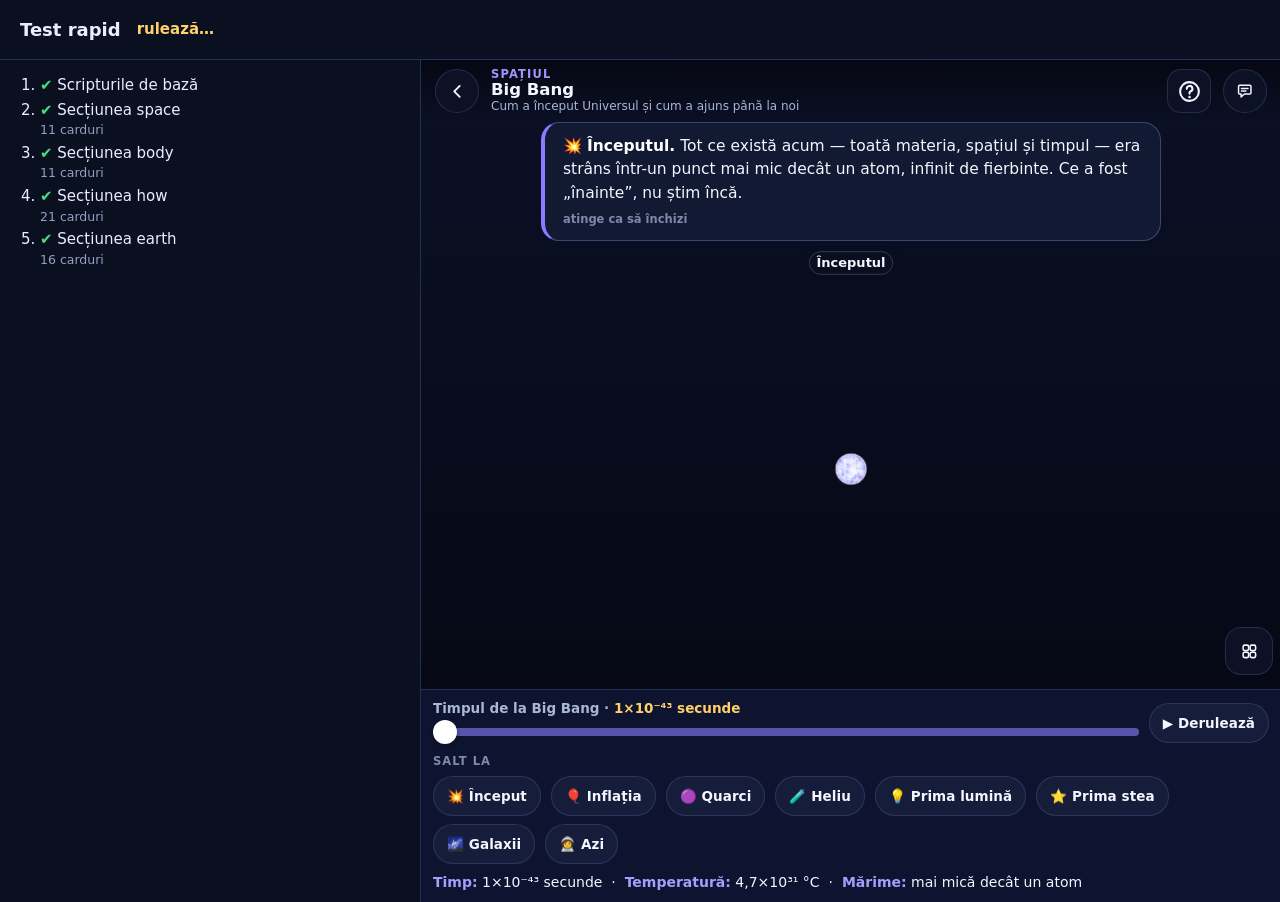
<file: tests/smoke.html>
<!DOCTYPE html>
<html lang="ro">
<head>
<meta charset="utf-8">
<title>Test rapid — Universul Nostru</title>
<meta name="viewport" content="width=device-width, initial-scale=1">
<link rel="icon" href="../icons/icon-192.png">
<style>
  body { margin: 0; font: 15px/1.5 system-ui, sans-serif; background: #0b1020; color: #e8eeff; }
  header { padding: 16px 20px; border-bottom: 1px solid #243056; display: flex; gap: 16px; align-items: center; }
  h1 { font-size: 18px; margin: 0; }
  #status { font-weight: 800; }
  .ok { color: #4ade80; } .fail { color: #ff6b7a; } .run { color: #ffd166; }
  main { display: grid; grid-template-columns: minmax(280px, 420px) 1fr; height: calc(100vh - 58px); }
  ol { margin: 0; padding: 12px 20px 12px 40px; overflow: auto; }
  li { margin: 2px 0; } li small { color: #93a0c4; display: block; }
  iframe { width: 100%; height: 100%; border: 0; border-left: 1px solid #243056; background: #000; }
</style>
</head>
<body>
<header><h1>Test rapid</h1><span id="status" class="run">rulează…</span></header>
<main>
  <ol id="list"></ol>
  <iframe id="app" src="../index.html?nosw=1&amp;smoke=1"></iframe>
</main>
<script>
/* Deschide aplicația, apoi fiecare secțiune, fiecare modul și harta.
   Verifică: nicio eroare JavaScript, modulul se deschide, desenul nu e gol.
   Rezultatul ajunge în window.__smoke (folosit de tests/smoke.mjs în GitHub Actions). */
(async function () {
  const wait = (ms) => new Promise((r) => setTimeout(r, ms));
  const list = document.getElementById('list'), status = document.getElementById('status');
  const frame = document.getElementById('app');
  const results = [];
  function report(name, ok, detail) {
    results.push({ name: name, ok: ok, detail: detail || '' });
    const li = document.createElement('li');
    li.innerHTML = '<span class="' + (ok ? 'ok' : 'fail') + '">' + (ok ? '✔' : '✘') + '</span> ' + name + (detail ? '<small></small>' : '');
    if (detail) li.querySelector('small').textContent = detail;
    list.appendChild(li); li.scrollIntoView({ block: 'nearest' });
  }

  await new Promise((r) => { if (frame.contentDocument && frame.contentDocument.readyState === 'complete' && frame.contentWindow.location.href !== 'about:blank') r(); else frame.addEventListener('load', r, { once: true }); });
  const w = frame.contentWindow, d = frame.contentDocument;
  let errors = [];
  w.addEventListener('error', (e) => errors.push((e.message || 'eroare') + (e.filename ? ' @ ' + e.filename.split('/').pop() + ':' + e.lineno : '')));
  w.addEventListener('unhandledrejection', (e) => errors.push('promisiune respinsă: ' + (e.reason && e.reason.message || e.reason)));
  const origErr = w.console.error.bind(w.console);
  w.console.error = function () { errors.push(Array.from(arguments).join(' ')); origErr.apply(null, arguments); };
  const takeErrors = () => { const e = errors; errors = []; return e; };
  await wait(600);

  /* 1) scripturile de bază s-au încărcat */
  const globals = ['Art', 'Creatures', 'defineModule', 'startApp', 'showSection', 'navTo'];
  const missing = globals.filter((g) => typeof w[g] === 'undefined');
  report('Scripturile de bază', missing.length === 0, missing.length ? 'lipsesc: ' + missing.join(', ') : '');

  /* desenul nu e gol: pixeli de culori diferite pe o grilă */
  function notBlank(canvas) {
    try {
      const c = canvas.getContext('2d'), W = canvas.width, H = canvas.height, seen = new Set();
      const img = c.getImageData(0, 0, W, H).data;     // grilă deasă: unele module încep cu un singur obiect mic în centru
      for (let i = 1; i < 48; i++) for (let j = 1; j < 28; j++) {
        const k = (Math.floor(H * j / 28) * W + Math.floor(W * i / 48)) * 4;
        seen.add((img[k] >> 4) + ',' + (img[k + 1] >> 4) + ',' + (img[k + 2] >> 4));
      }
      return seen.size >= 2;
    } catch (e) { return true; }
  }

  /* 2) secțiunile */
  for (const id of ['space', 'body', 'how', 'earth']) {
    w.location.hash = '#' + id; await wait(250);
    const v = d.getElementById('sec-' + id), cards = v ? v.querySelectorAll('.card').length : 0;
    const e = takeErrors();
    report('Secțiunea ' + id, !!v && !v.classList.contains('hidden') && cards > 0 && !e.length, cards + ' carduri' + (e.length ? ' · ' + e.join(' | ') : ''));
  }

  /* 3) fiecare modul */
  const ids = Array.from(d.querySelectorAll('[data-module]')).map((el) => el.getAttribute('data-module'));
  for (const id of ids) {
    w.location.hash = '#m/' + id; await wait(900);
    const open = !d.getElementById('module').classList.contains('hidden') && w.location.hash === '#m/' + id;
    const drawn = notBlank(d.getElementById('mod-canvas'));
    const title = d.getElementById('mod-title').textContent;
    const e = takeErrors();
    const why = [!open ? 'nu s-a deschis' : '', open && !drawn ? 'desenul pare gol' : ''].concat(e).filter(Boolean).join(' | ');
    report('Modul ' + id + (title ? ' — ' + title : ''), open && drawn && !e.length, why);
  }

  /* 4) harta Sistemului Solar */
  w.location.hash = '#harta'; await wait(2000);
  { const e = takeErrors(); const ok = !d.getElementById('app').classList.contains('hidden') && notBlank(d.getElementById('sky'));
    report('Harta Sistemului Solar', ok && !e.length, e.join(' | ')); }
  w.location.hash = ''; await wait(300);

  const failed = results.filter((r) => !r.ok);
  status.textContent = failed.length ? failed.length + ' probleme din ' + results.length + ' verificări' : 'Totul e în regulă — ' + results.length + ' verificări';
  status.className = failed.length ? 'fail' : 'ok';
  window.__smoke = { done: true, total: results.length, failed: failed.length, results: results };
})().catch((e) => { document.getElementById('status').textContent = 'Testul s-a oprit: ' + e.message; window.__smoke = { done: true, total: 0, failed: 1, results: [{ name: 'test', ok: false, detail: e.message }] }; });
</script>
</body>
</html>
</file>
<file: css/style.css>
/* ============================================================
   Universul Nostru — stiluri
   Gândit pentru proiector și pentru degetele copiilor:
   contrast mare, text mare, ținte de atingere de minim 44px.
   ============================================================ */
:root {
  /* fundaluri */
  --bg: #070a17;
  --bg-2: #0c1126;
  --surface: #161d3a;
  --surface-2: #1f2850;
  --surface-solid: #111834;
  --glass: rgba(14, 19, 40, 0.94);
  --line: rgba(160, 180, 255, 0.16);
  --line-2: rgba(160, 180, 255, 0.3);
  /* text */
  --txt: #f3f6ff;
  --dim: #aab6d6;
  --faint: #7d89ab;
  /* accente */
  --accent: #7cc8ff;
  --accent-2: #ffd166;
  --good: #4ade80;
  /* culoarea secțiunii curente (suprascrisă per secțiune / modul) */
  --c1: #7cc8ff;
  --c2: #2b5fb8;
  /* forme */
  --r-sm: 12px;
  --r: 18px;
  --r-lg: 26px;
  --shadow: 0 12px 32px rgba(0, 0, 0, 0.35);
  --shadow-sm: none;
  --ease: cubic-bezier(.2, .8, .2, 1);
  --font: ui-rounded, "SF Pro Rounded", "Nunito", "Segoe UI Variable Display", "Segoe UI", system-ui, -apple-system, sans-serif;
}

* { box-sizing: border-box; }
html, body {
  margin: 0; padding: 0; height: 100%; width: 100%;
  background: var(--bg); color: var(--txt);
  font-family: var(--font);
  overflow: hidden;
  -webkit-text-size-adjust: 100%;
  overscroll-behavior: none;
  -webkit-font-smoothing: antialiased;
}
.hidden { display: none !important; }
[hidden] { display: none !important; }

button { font: inherit; color: var(--txt); cursor: pointer; -webkit-tap-highlight-color: transparent; }
button:focus-visible, input:focus-visible, a:focus-visible { outline: 3px solid var(--accent-2); outline-offset: 2px; }
button:disabled { opacity: .4; cursor: default; }

/* iconițe SVG din sprite */
.i { width: 1.25em; height: 1.25em; flex: 0 0 auto; display: inline-block; vertical-align: -0.22em; }

kbd {
  display: inline-block; min-width: 1.6em; padding: 1px 7px; border-radius: 7px; text-align: center;
  border: 1px solid var(--line-2); border-bottom-width: 2px; background: rgba(255, 255, 255, .08);
  font-family: inherit; font-size: .82em; color: var(--txt); font-weight: 800;
}

/* ================= BUTOANE (comune) ================= */
.icon {
  width: 44px; height: 44px; flex: 0 0 44px;
  border-radius: 14px; border: 1px solid var(--line);
  background: var(--surface);
  font-size: 20px; line-height: 1; padding: 0;
  display: grid; place-items: center;
  transition: background .18s, border-color .18s, transform .12s;
}
.icon:hover { background: var(--surface-2); border-color: var(--line-2); }
.icon:active { transform: scale(.94); }
.icon.ghost { background: transparent; border-color: transparent; }
.icon.ghost:hover { background: rgba(255, 255, 255, .07); }
.icon.big { width: 56px; height: 56px; flex-basis: 56px; border-radius: 50%; font-size: 24px; }
.icon.play { background: var(--accent-2); border-color: transparent; color: #2a1800; }
.icon.play:hover { background: #ffdc85; }

.pill {
  display: inline-flex; align-items: center; justify-content: center; gap: 8px;
  min-height: 44px; border-radius: 999px; border: 1px solid var(--line);
  background: var(--surface);
  padding: 0 18px; font-size: 15px; font-weight: 700; letter-spacing: .005em;
  white-space: nowrap; transition: background .18s, border-color .18s, transform .12s, color .18s;
}
.pill:hover { background: var(--surface-2); border-color: var(--line-2); }
.pill:active { transform: scale(.96); }
.pill .i { width: 1.2em; height: 1.2em; }
.pill.primary { background: var(--c1); border-color: transparent; color: #0a0f22; }
.pill.primary:hover { background: color-mix(in srgb, var(--c1) 85%, #fff); }
.pill.primary kbd { background: rgba(0, 0, 0, .14); border-color: rgba(0, 0, 0, .2); color: inherit; }
.pill.tgl { background: color-mix(in srgb, var(--accent) 22%, var(--surface)); border-color: color-mix(in srgb, var(--accent) 60%, transparent); }
.pill.tgl.off { background: var(--surface); border-color: var(--line); color: var(--dim); }
.pill.tgl.off .i { opacity: .55; }

.close {
  position: absolute; top: 14px; right: 14px; z-index: 2;
  width: 40px; height: 40px; border-radius: 50%; padding: 0;
  border: 1px solid var(--line); background: rgba(255, 255, 255, .07);
  font-size: 20px; display: grid; place-items: center; transition: background .15s, transform .12s;
}
.close:hover { background: rgba(255, 255, 255, .16); }
.close:active { transform: scale(.92); }
.close.small { width: 32px; height: 32px; font-size: 16px; top: 10px; right: 10px; }

/* slidere */
input[type=range] {
  -webkit-appearance: none; appearance: none;
  height: 28px; background: transparent; width: 100%; margin: 0; cursor: pointer;
}
input[type=range]::-webkit-slider-runnable-track {
  height: 8px; border-radius: 99px;
  background: color-mix(in srgb, var(--c1) 55%, #1a2348);
}
input[type=range]::-webkit-slider-thumb {
  -webkit-appearance: none; width: 24px; height: 24px; margin-top: -8px;
  border-radius: 50%; background: #fff; border: 0;
  box-shadow: 0 1px 4px rgba(0, 0, 0, .45);
}
input[type=range]::-moz-range-track { height: 8px; border-radius: 99px; background: color-mix(in srgb, var(--c1) 55%, #1a2348); }
input[type=range]::-moz-range-thumb { width: 22px; height: 22px; border-radius: 50%; background: #fff; border: 0; box-shadow: 0 1px 4px rgba(0, 0, 0, .45); }

/* ================= ECRAN DE PORNIRE ================= */
#home {
  position: fixed; inset: 0;
  overflow-y: auto; -webkit-overflow-scrolling: touch;
  background: var(--bg);
  scroll-behavior: smooth;
}

/* bara de navigare */
.topnav {
  position: sticky; top: 0; z-index: 5;
  display: flex; align-items: center; gap: 14px;
  padding: 12px clamp(14px, 3vw, 32px); padding-top: max(12px, env(safe-area-inset-top));
  background: var(--bg);
  border-bottom: 1px solid var(--line);
}
.brand {
  display: flex; align-items: center; gap: 10px; flex: 0 0 auto;
  background: none; border: 0; padding: 4px 6px 4px 0; border-radius: 14px;
}
.brand-mark { width: 40px; height: 40px; }
.brand-name { font-size: 19px; font-weight: 800; letter-spacing: -.01em; white-space: nowrap; }
.brand-name b { color: var(--accent-2); }

.sec-tabs {
  flex: 1; display: flex; justify-content: center; gap: 6px;
  overflow-x: auto; scrollbar-width: none; padding: 2px;
}
.sec-tabs::-webkit-scrollbar { display: none; }
.sec-tab {
  flex: 0 0 auto; display: inline-flex; align-items: center; gap: 9px;
  min-height: 42px; padding: 0 16px; border-radius: 999px;
  background: transparent; border: 1px solid transparent; color: var(--dim);
  font-size: 15px; font-weight: 700; transition: background .2s, color .2s, border-color .2s;
}
.sec-tab .dot { width: 10px; height: 10px; border-radius: 50%; background: var(--c1); }
.sec-tab:hover { color: var(--txt); background: rgba(255, 255, 255, .06); }
.sec-tab.active { color: var(--txt); background: color-mix(in srgb, var(--c1) 20%, transparent); border-color: color-mix(in srgb, var(--c1) 55%, transparent); }

.home-inner {
  position: relative; z-index: 1;
  max-width: 1240px; margin: 0 auto;
  padding: clamp(28px, 6vh, 72px) clamp(16px, 3vw, 32px) 60px;
}

/* hub */
.hero { max-width: 860px; margin-bottom: clamp(26px, 4vh, 44px); }
.eyebrow {
  display: inline-flex; align-items: center; gap: 10px; margin: 0 0 14px;
  font-size: 13px; font-weight: 800; letter-spacing: .14em; text-transform: uppercase; color: var(--accent-2);
}
.eyebrow span { width: 28px; height: 2px; border-radius: 2px; background: currentColor; }
#home h1 {
  font-size: clamp(44px, 8vw, 104px); font-weight: 900;
  margin: 0 0 14px; letter-spacing: -.035em; line-height: .96;
}
#home h1 span { color: var(--accent-2); }
.tagline { color: var(--dim); font-size: clamp(16px, 2vw, 22px); line-height: 1.5; margin: 0; }

.sec-tiles { display: grid; gap: clamp(14px, 2vw, 22px); grid-template-columns: repeat(4, 1fr); }
.sec-tile {
  position: relative; overflow: hidden; text-align: left; font: inherit; color: var(--txt);
  display: flex; flex-direction: column; padding: 0;
  min-height: 380px; border-radius: var(--r-lg);
  background: color-mix(in srgb, var(--c1) 10%, #111733);
  border: 1px solid color-mix(in srgb, var(--c1) 30%, transparent);
  transition: border-color .2s;
}
.sec-tile:hover, .sec-tile:focus-visible { border-color: var(--c1); }
.sec-art {
  position: relative; flex: 1 1 auto; min-height: 200px;
  background-color: color-mix(in srgb, var(--c1) 22%, #0b1024);
  background-size: cover; background-position: center;
}
.sec-art.img { background-size: cover; }
.sec-info { position: relative; display: flex; flex-direction: column; gap: 8px; padding: 18px 22px 20px; }
.sec-tile h2 { margin: 0; font-size: clamp(22px, 2.2vw, 28px); font-weight: 850; letter-spacing: -.01em; }
.sec-tile p { margin: 0; color: var(--dim); font-size: 15px; line-height: 1.45; }
.sec-foot { display: flex; align-items: center; justify-content: space-between; margin-top: 8px; }
.sec-count { font-size: 14px; font-weight: 800; color: color-mix(in srgb, var(--c1) 70%, #fff); }
.sec-go {
  width: 42px; height: 42px; border-radius: 50%; display: grid; place-items: center;
  background: var(--c1); color: #0a0f22; font-size: 18px;
}

.hub-tips { list-style: none; display: flex; flex-wrap: wrap; gap: 10px; margin: 30px 0 0; padding: 0; }
.hub-tips li {
  display: inline-flex; align-items: center; gap: 9px; padding: 10px 16px; border-radius: 999px;
  background: rgba(255, 255, 255, .045); border: 1px solid var(--line); color: var(--dim); font-size: 14px;
}
.hub-tips .i { color: var(--accent-2); }

/* pagina unei secțiuni */
.sec-hero { position: relative; margin-bottom: clamp(22px, 3vh, 34px); padding-bottom: 4px; }
.back-link {
  display: inline-flex; align-items: center; gap: 6px; margin: 0 0 16px -8px; padding: 8px 12px 8px 8px;
  background: none; border: 0; border-radius: 999px; color: var(--dim); font-size: 15px; font-weight: 700;
  transition: color .15s, background .15s;
}
.back-link:hover { color: var(--txt); background: rgba(255, 255, 255, .06); }
.sec-title {
  margin: 0; font-size: clamp(36px, 6vw, 68px); font-weight: 900; letter-spacing: -.03em; line-height: 1;
  color: var(--txt);
}
.sec-desc { color: var(--dim); margin: 12px 0 0; font-size: clamp(16px, 2vw, 21px); line-height: 1.5; max-width: 760px; }
.sec-badge {
  display: inline-block; margin-top: 16px; padding: 6px 14px; border-radius: 999px; font-size: 14px; font-weight: 800;
  color: color-mix(in srgb, var(--c1) 75%, #fff); background: color-mix(in srgb, var(--c1) 15%, transparent);
  border: 1px solid color-mix(in srgb, var(--c1) 40%, transparent);
}

.cards { display: grid; gap: clamp(14px, 1.8vw, 22px); grid-template-columns: repeat(auto-fill, minmax(270px, 1fr)); }
.card {
  position: relative; text-align: left; cursor: pointer; color: var(--txt); font: inherit; padding: 0;
  display: flex; flex-direction: column; overflow: hidden;
  background: #121834;
  border: 1px solid var(--line); border-radius: var(--r-lg);
  transition: border-color .2s;
}
.card:hover, .card:focus-visible { border-color: color-mix(in srgb, var(--c1) 70%, transparent); }
.card-art {
  position: relative; aspect-ratio: 16 / 9; overflow: hidden;
  background:
    radial-gradient(60% 90% at 25% 20%, color-mix(in srgb, var(--c1) 55%, transparent), transparent 70%),
    radial-gradient(70% 90% at 90% 100%, color-mix(in srgb, var(--c2) 80%, transparent), transparent 70%),
    #0a0f22;
  background-size: cover; background-position: center;
  transition: transform .7s var(--ease), filter .3s;
}
.card-tag {
  position: absolute; z-index: 1; top: 12px; left: 12px; padding: 5px 11px; border-radius: 999px;
  font-size: 12px; font-weight: 800; letter-spacing: .06em; text-transform: uppercase;
  background: var(--accent-2); color: #2a1800;
}
.card-body { display: flex; flex-direction: column; flex: 1; padding: 14px 20px 18px; }
.card h3 { margin: 0 0 6px; font-size: 21px; font-weight: 850; line-height: 1.2; letter-spacing: -.01em; }
.card p { margin: 0 0 14px; color: var(--dim); font-size: 15px; line-height: 1.45; flex: 1; }
.card-cta { display: inline-flex; align-items: center; gap: 6px; font-weight: 800; color: color-mix(in srgb, var(--c1) 80%, #fff); font-size: 15px; }
.card-feature { grid-column: span 2; flex-direction: row; }
.card-feature .card-art { aspect-ratio: auto; flex: 1.25 1 0; min-height: 230px; }
.card-feature .card-body { flex: 1 1 0; justify-content: center; padding: 22px 26px; }
.card-feature h3 { font-size: 28px; }
.card-feature p { flex: 0; font-size: 16px; }
.card-feature .card-cta {
  align-self: flex-start; padding: 12px 18px; border-radius: 999px; color: #0a0f22;
  background: var(--c1);
}
.card.shake { animation: shake .45s; }
@keyframes shake { 0%,100%{transform:translateX(0)} 25%{transform:translateX(-7px)} 75%{transform:translateX(7px)} }

/* la schimbarea paginii: o apariție scurtă și discretă */
@keyframes fade { from { opacity: 0; } to { opacity: 1; } }
#hub:not(.hidden), .sec-view:not(.hidden) { animation: fade .2s ease both; }

/* ================= HARTA „SPAȚIUL” ================= */
#app { position: fixed; inset: 0; --c1: #8b7bff; --c2: #3b2bb0; }
#sky { position: absolute; inset: 0; width: 100%; height: 100%; display: block; touch-action: none; cursor: grab; }
#sky:active { cursor: grabbing; }

.bar {
  position: absolute; left: 0; right: 0; z-index: 5;
  display: flex; align-items: center; gap: 10px;
  padding: 12px 16px;
  pointer-events: none;
}
.bar > * { pointer-events: auto; }
.bar.top { top: 0; padding-top: max(12px, env(safe-area-inset-top)); background: linear-gradient(180deg, rgba(5, 7, 16, .78), rgba(5, 7, 16, 0)); }
.bar.bottom {
  bottom: 0; flex-wrap: wrap; align-items: flex-end;
  padding-bottom: max(14px, env(safe-area-inset-bottom));
  background: linear-gradient(0deg, rgba(5, 7, 16, .85), rgba(5, 7, 16, 0));
}
.spacer { flex: 1; pointer-events: none; }

.titles {
  display: flex; flex-direction: column; line-height: 1.15; min-width: 0; flex: 0 1 auto;
  padding: 6px 14px; border-radius: 14px; background: var(--glass); border: 1px solid var(--line);
}
.titles strong { font-size: 18px; font-weight: 850; }
.titles small { color: var(--dim); font-size: 12.5px; white-space: nowrap; overflow: hidden; text-overflow: ellipsis; }

.date-box {
  display: flex; flex-direction: column; align-items: flex-end; line-height: 1.15;
  padding: 6px 14px; border-radius: 14px; background: var(--glass); border: 1px solid var(--line);
}
.date-box .lbl { font-size: 10.5px; color: var(--faint); text-transform: uppercase; letter-spacing: .1em; font-weight: 800; }
.date-box span:last-child { font-size: 15px; font-weight: 800; color: var(--accent-2); font-variant-numeric: tabular-nums; white-space: nowrap; }

.tool-group {
  display: flex; gap: 4px; padding: 4px; border-radius: 999px;
  background: var(--glass); border: 1px solid var(--line);
}
.tool-group .pill { background: transparent; border-color: transparent; min-height: 40px; padding: 0 14px; }
.tool-group .pill:hover { background: rgba(255, 255, 255, .08); }
.tool-group .pill.tgl { background: color-mix(in srgb, var(--c1) 30%, transparent); border-color: color-mix(in srgb, var(--c1) 60%, transparent); }
.pill .ico { display: inline-grid; place-items: center; font-size: 17px; }

.ctrl {
  display: flex; flex-direction: column; gap: 2px; min-width: 200px; flex: 1 1 220px; max-width: 360px;
  padding: 8px 16px 6px; border-radius: 18px; background: var(--glass); border: 1px solid var(--line);
}
.ctrl label { font-size: 12.5px; color: var(--dim); font-weight: 700; display: flex; justify-content: space-between; gap: 10px; }
.ctrl label b { color: var(--accent-2); font-variant-numeric: tabular-nums; }
.ctrl label small { font-size: 11.5px; color: var(--faint); font-weight: 600; }
.zoom-row { display: flex; align-items: center; gap: 8px; }
.zoom-row input { flex: 1; }
.zoom-row .icon { width: 36px; height: 36px; flex-basis: 36px; border-radius: 50%; font-size: 17px; }
.toggles { display: flex; gap: 8px; flex-wrap: wrap; margin-left: auto; }

#sky-hint { display: none; color: var(--dim); font-size: 14px; padding: 10px 16px; border-radius: 999px; background: var(--glass); border: 1px solid var(--line); }
body.sky-mode #speed-ctrl, body.sky-mode #zoom-ctrl, body.sky-mode #btn-play,
body.sky-mode #btn-orbits, body.sky-mode #btn-home-view { display: none; }
body.sky-mode #sky-hint { display: block; }
body.sky-mode .date-box { display: none; }

/* ---------- panouri laterale ---------- */
#info, #catalog {
  position: absolute; top: 0; bottom: 0; z-index: 8;
  width: min(420px, 92vw);
  background: #10162f;
  padding: 22px 22px 26px; overflow-y: auto;
  transition: transform .4s var(--ease), visibility .4s;
  box-shadow: var(--shadow);
  visibility: hidden;
}
#info { right: 0; transform: translateX(105%); border-left: 1px solid var(--line); }
#info.open { transform: translateX(0); visibility: visible; }
#catalog { left: 0; transform: translateX(-105%); border-right: 1px solid var(--line); padding-top: 26px; }
#catalog.open { transform: translateX(0); visibility: visible; }

#info-photo {
  display: none; margin: -22px -22px 18px; position: relative; overflow: hidden;
  background: #04060d; border-bottom: 1px solid var(--line);
}
#info-photo img { width: 100%; display: block; max-height: 280px; object-fit: cover; }
#info-photo figcaption {
  position: absolute; left: 0; right: 0; bottom: 0;
  padding: 26px 14px 8px; font-size: 11px; color: rgba(230, 236, 255, .8);
  background: linear-gradient(to top, rgba(4, 6, 14, .9), transparent);
}
.info-head { padding-right: 48px; margin-bottom: 12px; }
#info .type {
  display: inline-block; margin-bottom: 8px; padding: 4px 11px; border-radius: 999px;
  font-size: 12.5px; font-weight: 800; letter-spacing: .03em;
  color: #0a0f22; background: var(--accent);
}
#info h2, #catalog h2 { margin: 0; font-size: 30px; font-weight: 900; line-height: 1.1; letter-spacing: -.02em; }
#info p { font-size: 17px; line-height: 1.6; color: #dde5fa; margin: 0 0 18px; }

/* app.js pune display:flex pe .live-box, deci folosim flex-wrap, nu grid */
.facts { display: flex; flex-wrap: wrap; gap: 8px; margin-bottom: 16px; }
.facts:empty { display: none; }
.fact {
  flex: 1 1 calc(50% - 4px);
  display: flex; flex-direction: column; gap: 3px; padding: 11px 13px;
  border-radius: 14px; background: rgba(255, 255, 255, .05); border: 1px solid var(--line);
  min-width: 0;
}
.fk { color: var(--faint); font-size: 12px; font-weight: 800; text-transform: uppercase; letter-spacing: .05em; }
.fv { font-weight: 800; font-size: 15.5px; line-height: 1.3; overflow-wrap: anywhere; }
.live-box .fact { background: color-mix(in srgb, var(--accent) 12%, transparent); border-color: color-mix(in srgb, var(--accent) 35%, transparent); }
.fact.live .fv { color: var(--accent); }

.fun {
  display: flex; gap: 12px; align-items: flex-start;
  background: rgba(255, 209, 102, .1);
  border: 1px solid rgba(255, 209, 102, .35); border-radius: 18px;
  padding: 14px 16px; font-size: 16px; line-height: 1.55;
}
.fun-t { display: block; color: var(--accent-2); font-size: 13px; letter-spacing: .06em; text-transform: uppercase; margin-bottom: 2px; }
.fun-i {
  flex: 0 0 34px; height: 34px; border-radius: 12px; background: var(--accent-2);
  color: #2b1d00; display: grid; place-items: center; font-size: 17px;
}
.note { margin-top: 14px; font-size: 13.5px; color: var(--dim); font-style: italic; display: none; }
.info-actions { display: flex; gap: 10px; margin-top: 22px; flex-wrap: wrap; }
.info-actions .pill { flex: 1; }
#app .pill.primary { --c1: #7cc8ff; --c2: #2b6fb8; }

#catalog .hint, #help .hint { color: var(--dim); font-size: 14px; margin: 6px 0 14px; line-height: 1.5; }
.search {
  display: flex; align-items: center; gap: 10px; padding: 0 14px; min-height: 48px; margin-bottom: 8px;
  border-radius: 14px; background: rgba(255, 255, 255, .06); border: 1px solid var(--line); color: var(--dim);
  position: sticky; top: -26px; z-index: 1;
}
.search:focus-within { border-color: var(--accent); color: var(--txt); }
.search input { flex: 1; min-width: 0; background: none; border: 0; outline: none; color: var(--txt); font: inherit; font-size: 16px; }
.search input::placeholder { color: var(--faint); }
#catalog h3 {
  display: flex; align-items: center; gap: 8px;
  font-size: 13px; text-transform: uppercase; letter-spacing: .08em; color: var(--accent); margin: 22px 0 10px; font-weight: 800;
}
.cat-n { padding: 1px 8px; border-radius: 99px; background: rgba(124, 200, 255, .15); font-size: 11.5px; }
.chips { display: flex; flex-wrap: wrap; gap: 8px; }
#catalog .chip {
  min-height: 40px; border-radius: 999px; border: 1px solid var(--line);
  background: rgba(255, 255, 255, .06); padding: 0 15px; font-size: 15px; font-weight: 700; color: var(--txt);
  transition: background .15s, color .15s, border-color .15s, transform .12s;
}
#catalog .chip:hover { background: var(--accent); color: #04121c; border-color: var(--accent); }
#catalog .chip:active { transform: scale(.95); }

/* ---------- „Urmărești: …” (fișa închisă, urmărirea continuă) ---------- */
#follow-chip {
  position: absolute; z-index: 8; left: 50%; top: 76px; transform: translateX(-50%);
  display: none; align-items: center; gap: 4px; padding: 4px;
  background: rgba(10, 15, 35, .88); border: 1px solid var(--line); border-radius: 99px;
}
#follow-chip.open { display: flex; }
#follow-chip button { font: inherit; font-size: 15px; font-weight: 800; color: #e8eeff; background: none; border: 0; border-radius: 99px; padding: 8px 14px; cursor: pointer; }
#follow-chip .fc-name::before { content: ''; display: inline-block; width: 8px; height: 8px; border-radius: 50%; background: #82d7ff; margin-right: 8px; vertical-align: 1px; }
#follow-chip .fc-stop { background: rgba(255, 255, 255, .1); }
#follow-chip button:hover { background: rgba(255, 255, 255, .18); }
#app:has(#quiz.open) #follow-chip { display: none; }

/* ---------- jocul „Găsește!” ---------- */
#quiz {
  position: absolute; z-index: 9; left: 50%; top: 76px;
  transform: translate(-50%, -30px) scale(.96);
  width: min(660px, 94vw);
  background: #1d1a48;
  border: 1px solid rgba(185, 166, 255, .45); border-radius: 22px;
  padding: 14px 52px 14px 16px; display: flex; gap: 14px; align-items: center;
  transition: transform .4s var(--ease), opacity .25s, visibility .4s;
  box-shadow: var(--shadow);
  opacity: 0; pointer-events: none; visibility: hidden;
}
#quiz.open { transform: translate(-50%, 0) scale(1); opacity: 1; pointer-events: auto; visibility: visible; }
.quiz-ico { flex: 0 0 52px; height: 52px; border-radius: 16px; display: grid; place-items: center; font-size: 28px; color: #1b0f4a; background: #b9a6ff; }
.quiz-main { flex: 1; min-width: 0; }
.quiz-top { display: flex; justify-content: space-between; align-items: center; gap: 10px; font-size: 12px; color: #c9bdff; font-weight: 800; }
.quiz-tag { letter-spacing: .12em; text-transform: uppercase; }
.quiz-score { padding: 2px 10px; border-radius: 99px; background: rgba(255, 209, 102, .18); color: var(--accent-2); font-size: 13px; font-variant-numeric: tabular-nums; }
#quiz-q { margin: 4px 0 2px; font-size: 23px; font-weight: 850; line-height: 1.25; }
#quiz-feedback { color: #d6dcf5; font-size: 14px; }
#quiz-skip { flex: 0 0 auto; min-height: 40px; font-size: 14px; }

/* ---------- turul ghidat ---------- */
#tour {
  position: absolute; z-index: 9; left: 50%; bottom: 132px;
  transform: translate(-50%, 30px) scale(.97);
  width: min(780px, 94vw);
  background: #121933;
  border: 1px solid var(--line-2); border-radius: 22px; overflow: hidden;
  padding: 20px 22px 18px; display: flex; gap: 18px; align-items: center; flex-wrap: wrap;
  transition: transform .4s var(--ease), opacity .25s, visibility .4s;
  box-shadow: var(--shadow);
  opacity: 0; pointer-events: none; visibility: hidden;
}
#tour.open { transform: translate(-50%, 0) scale(1); opacity: 1; pointer-events: auto; visibility: visible; }
.tour-progress { position: absolute; left: 0; right: 0; top: 0; height: 4px; background: rgba(255, 255, 255, .08); }
.tour-progress span { display: block; height: 100%; width: 0; background: var(--accent); transition: width .3s ease; }
.tour-body { flex: 1 1 340px; min-width: 0; padding-right: 30px; }
.count { font-size: 12.5px; color: var(--accent); font-weight: 800; letter-spacing: .08em; text-transform: uppercase; }
#tour-text { margin: 6px 0 0; font-size: 19px; line-height: 1.5; }
.tour-nav { display: flex; gap: 10px; }

/* ---------- ajutor ---------- */
#help {
  position: absolute; z-index: 10;
  top: 50%; left: 50%; transform: translate(-50%, -48%) scale(.96);
  width: min(640px, 94vw); max-height: 84vh; overflow-y: auto;
  background: #131a3a; border: 1px solid var(--line-2);
  border-radius: 26px; padding: 28px 28px 24px;
  box-shadow: 0 0 0 100vmax rgba(3, 5, 12, .6);
  opacity: 0; pointer-events: none; visibility: hidden;
  transition: opacity .25s, transform .35s var(--ease), visibility .35s;
}
#help.open { opacity: 1; pointer-events: auto; visibility: visible; transform: translate(-50%, -50%) scale(1); }
#help h2 { margin: 0 0 16px; font-size: 28px; font-weight: 900; padding-right: 44px; }
#help h3 { margin: 22px 0 10px; font-size: 13px; text-transform: uppercase; letter-spacing: .08em; color: var(--accent); font-weight: 800; }
#help ul { margin: 0; padding-left: 20px; }
#help li { margin-bottom: 9px; font-size: 16px; line-height: 1.5; }
#help li::marker { color: var(--accent); }
.keys { display: flex; flex-wrap: wrap; gap: 10px 18px; font-size: 14.5px; color: var(--dim); }
.agebox { display: block; margin: 0 0 14px; font-size: 16px; }
.agebox input {
  width: 96px; margin: 0 8px; padding: 9px 12px; font: inherit; font-size: 16px; font-weight: 800;
  border-radius: 12px; border: 1px solid var(--line-2); background: rgba(255, 255, 255, .08); color: var(--txt);
}
.agebox small { color: var(--dim); font-size: 14px; }

.sheet-handle { display: none; }

/* ================= MODULE INTERACTIVE ================= */
#module { position: fixed; inset: 0; background: #03050c; z-index: 20; }
#mod-canvas { position: absolute; inset: 0; width: 100%; height: 100%; display: block; touch-action: none; }
/* bara de sus: înălțime fixă (~62px) — modulele își calculează zona liberă după ea */
.mod-bar {
  position: absolute; top: 0; left: 0; right: 0; z-index: 3; height: calc(62px + env(safe-area-inset-top));
  display: flex; align-items: center; gap: 12px;
  padding: env(safe-area-inset-top) 14px 0;
  background: linear-gradient(180deg, rgba(4, 6, 14, .85), rgba(4, 6, 14, 0));
  pointer-events: none;
}
.mod-bar > * { pointer-events: auto; }
.back-btn {
  display: inline-flex; align-items: center; gap: 6px; height: 44px; padding: 0 16px 0 10px;
  border-radius: 999px; border: 1px solid var(--line); background: var(--glass);
  font-size: 15px; font-weight: 800; transition: background .15s, transform .12s;
}
.back-btn:hover { background: var(--surface-2); }
.back-btn:active { transform: scale(.95); }
.mod-titles { display: flex; flex-direction: column; line-height: 1.15; min-width: 0; }
.crumb { font-size: 11.5px; font-weight: 800; letter-spacing: .1em; text-transform: uppercase; color: color-mix(in srgb, var(--c1) 80%, #fff); }
.mod-titles strong { font-size: 19px; font-weight: 850; white-space: nowrap; overflow: hidden; text-overflow: ellipsis; }
.mod-titles small { color: var(--dim); font-size: 13px; white-space: nowrap; overflow: hidden; text-overflow: ellipsis; }

/* bula de explicații: sus pe telefon, panou în dreapta pe ecran lat */
#mod-info {
  position: absolute; z-index: 3; left: 12px; right: 12px; top: calc(62px + env(safe-area-inset-top));
  max-width: 620px; margin: 0 auto; padding: 12px 16px 12px 18px; border-radius: 18px;
  background: #121933;
  border: 1px solid var(--line-2); border-left: 4px solid var(--c1);
  box-shadow: var(--shadow-sm);
  font-size: 15.5px; line-height: 1.5; display: none; pointer-events: none;
}
#mod-info.show { display: block; }
#mod-info { pointer-events: auto; cursor: pointer; }
#mod-info::after { content: "atinge ca să închizi"; display: block; margin-top: 6px; font-size: 11.5px; color: var(--faint); font-weight: 700; }
body.texts-off #mod-info { display: none !important; }

/* bara de unelte din stânga modulului: pauză, viteză, zoom, indicator */
#mod-tools {
  position: absolute; z-index: 3; left: 12px; bottom: 140px;
  display: flex; flex-direction: column; gap: 6px; padding: 6px; border-radius: 16px;
  background: var(--glass); border: 1px solid var(--line);
}
#mod-tools .icon { width: 42px; height: 42px; flex-basis: 42px; border-radius: 12px; background: transparent; border-color: transparent; font-size: 15px; font-weight: 850; }
#mod-tools .icon:hover { background: rgba(255, 255, 255, .08); }
#mod-tools .icon.on { background: color-mix(in srgb, var(--c1) 30%, transparent); border-color: color-mix(in srgb, var(--c1) 70%, transparent); }
#mod-tools .icon:disabled { opacity: .3; }
#mt-more { display: none; }
#mod-tools.no-zoom .mt-z, #mod-tools.no-zoom .mt-z + .mt-sep { display: none; }
.mt-sep { height: 1px; margin: 0 6px; background: var(--line); }
#mod-canvas.laser { cursor: none; }
body.thumb #mod-tools { display: none !important; }

/* butoanele din dreapta barei modulului */
#mod-help { margin-left: auto; }
.mod-bar .icon { background: var(--glass); }

/* comutatorul „Text” din bara modulului */
.text-toggle {
  position: relative; flex: 0 0 auto;
  display: inline-flex; align-items: center; gap: 7px; height: 44px; padding: 0 14px;
  border-radius: 999px; border: 1px solid var(--line); background: var(--glass);
  font-size: 14px; font-weight: 800; color: var(--txt);
}
.text-toggle[aria-pressed="false"] { color: var(--dim); }
.text-toggle[aria-pressed="false"] .i { opacity: .55; }
.text-toggle.has-new::after { content: ""; position: absolute; top: 7px; right: 9px; width: 9px; height: 9px; border-radius: 50%; background: var(--accent-2); }
#mod-info b { color: #fff; }

/* panoul de comenzi de jos */
#mod-panel {
  position: absolute; z-index: 3; left: 0; right: 0; bottom: 0;
  padding: 14px 16px max(14px, env(safe-area-inset-bottom));
  background: #0e1430;
  border-top: 1px solid var(--line);
  display: flex; flex-direction: column; gap: 10px; max-height: 46vh; overflow-y: auto;
}
#mod-panel:empty { display: none; }
.mod-row { display: flex; flex-wrap: wrap; align-items: center; gap: 8px 10px; }
.mod-rt { color: var(--faint); font-size: 11.5px; font-weight: 800; text-transform: uppercase; letter-spacing: .09em; width: 100%; }
.mod-slider { display: flex; flex-direction: column; gap: 2px; flex: 1 1 220px; min-width: 170px; font-size: 13.5px; color: var(--dim); font-weight: 700; }
.mod-slider b { color: var(--accent-2); font-variant-numeric: tabular-nums; }
.mod-slider input { width: 100%; margin: 0; }
.mod-readout { width: 100%; font-size: 14px; color: var(--txt); line-height: 1.45; }
.mod-readout b { color: color-mix(in srgb, var(--c1) 75%, #fff); }
.mod-chips { display: flex; flex-wrap: wrap; gap: 6px; width: 100%; }
#module .chip { padding: 6px 12px; border-radius: 99px; border: 1px solid var(--line); font-size: 12.5px; color: var(--dim); font-weight: 700; background: rgba(255, 255, 255, .04); }
#module .chip.on { background: color-mix(in srgb, var(--c1) 25%, transparent); color: #fff; border-color: color-mix(in srgb, var(--c1) 70%, transparent); }
#module .pill { min-height: 42px; padding: 0 16px; font-size: 14.5px; }
#module .pill.on { background: color-mix(in srgb, var(--c1) 28%, var(--surface)); border-color: var(--c1); }
#module:not(.hidden) { animation: fade .2s ease both; }

@media (min-width: 900px) {
  #mod-info { left: auto; right: 16px; top: 74px; width: 340px; max-width: 340px; margin: 0; font-size: 16px; line-height: 1.55; padding: 16px 18px 16px 20px; }
}

/* pe ecran lat, când e deschisă fișa sau catalogul, barele se strâng lângă panou */
@media (min-width: 861px) {
  #app:has(#info.open) .bar { right: min(420px, 92vw); }
  #app:has(#catalog.open) .bar { left: min(420px, 92vw); }
  #app:has(#info.open) .tool-group .pill .t { display: none; }
  #app:has(#info.open) .tool-group .pill { width: 42px; padding: 0; }
  .bar { transition: left .4s var(--ease), right .4s var(--ease); }
}

/* ================= ECRANE MAI MICI ================= */
@media (max-width: 1100px) {
  .sec-tiles { grid-template-columns: repeat(2, 1fr); }
  .sec-tile { min-height: 320px; }
  .tool-group .pill .t { display: none; }
  .tool-group .pill { width: 42px; padding: 0; }
  .date-box .lbl { display: none; }
}
@media (max-width: 900px) {
  .brand-name { display: none; }
  .sec-tabs { justify-content: flex-start; }
  .card-feature { grid-column: auto; flex-direction: column; }
  .card-feature .card-art { aspect-ratio: 16 / 9; min-height: 0; flex: none; }
  .card-feature .card-body { padding: 14px 20px 18px; }
  .card-feature h3 { font-size: 23px; }
}
@media (max-width: 860px) {
  /* harta: bara de sus doar cu iconuri */
  .bar.top { gap: 6px; padding: 8px 10px; padding-top: max(8px, env(safe-area-inset-top)); }
  .titles { padding: 4px 10px; }
  .titles strong { font-size: 15px; }
  .titles small { display: none; }
  .date-box { padding: 4px 10px; }
  .date-box span:last-child { font-size: 12.5px; }
  .tool-group { gap: 2px; padding: 3px; }

  .bar.bottom { gap: 8px; padding: 8px 10px max(10px, env(safe-area-inset-bottom)); align-items: center; }
  #zoom-ctrl { flex: 0 0 auto; min-width: 0; max-width: none; padding: 4px; border-radius: 999px; }
  #zoom-ctrl label, #zoom-ctrl input { display: none; }
  .zoom-row .icon { width: 40px; height: 40px; flex-basis: 40px; }
  #speed-ctrl { flex: 1 1 140px; min-width: 120px; padding: 6px 12px 4px; }
  .toggles { gap: 6px; margin-left: 0; }
  .toggles .pill { padding: 0 12px; font-size: 13.5px; }
  .icon.big { width: 50px; height: 50px; flex-basis: 50px; }

  /* panourile devin „foi” care urcă de jos */
  #info, #catalog {
    top: auto; bottom: 0; left: 0; right: 0; width: 100%;
    height: min(78vh, 78dvh);
    border: 1px solid var(--line-2); border-bottom: 0;
    border-radius: 26px 26px 0 0;
    padding: 26px 18px calc(18px + env(safe-area-inset-bottom));
    transform: translateY(102%);
  }
  #info.open, #catalog.open { transform: translateY(0); }
  #info-photo { margin: -26px -18px 16px; border-radius: 26px 26px 0 0; }
  #info-photo img { max-height: 200px; }
  .sheet-handle {
    display: block; position: absolute; top: 9px; left: 50%; transform: translateX(-50%); z-index: 3;
    width: 46px; height: 5px; border-radius: 99px; background: rgba(255, 255, 255, .45);
  }
  .close { top: 16px; right: 14px; }
  #info h2, #catalog h2 { font-size: 25px; }
  #info p { font-size: 16px; }
  .info-actions { position: sticky; bottom: calc(-18px - env(safe-area-inset-bottom)); margin: 18px -18px 0; padding: 12px 18px calc(12px + env(safe-area-inset-bottom)); background: linear-gradient(to top, rgba(9, 13, 30, 1) 70%, rgba(9, 13, 30, 0)); }

  #quiz { top: 66px; width: calc(100% - 16px); padding: 10px 46px 10px 10px; gap: 10px; flex-wrap: wrap; }
  .quiz-ico { flex-basis: 40px; height: 40px; font-size: 22px; border-radius: 12px; }
  #quiz-q { font-size: 18px; }
  #quiz-feedback { font-size: 13px; }
  #quiz-skip { min-height: 36px; padding: 0 12px; font-size: 13px; }
  #tour { bottom: calc(100px + env(safe-area-inset-bottom)); width: calc(100% - 16px); padding: 16px 14px 14px; gap: 12px; }
  #tour-text { font-size: 16.5px; }
  .tour-body { padding-right: 26px; }
  .tour-nav { width: 100%; }
  .tour-nav .pill { flex: 1; }
  #help { width: calc(100% - 20px); padding: 22px 18px; }
  #sky-hint { font-size: 12px; padding: 8px 12px; }

  /* module */
  .back-btn span { display: none; }
  .text-toggle span { display: none; }
  #mt-more { display: grid; }
  #mod-tools { left: auto; right: 8px; padding: 4px; gap: 4px; }
  /* pe telefon bara de unelte e strânsă într-un singur buton, ca să nu acopere desenul */
  #mod-tools:not(.open) > :not(#mt-more) { display: none; }
  #mod-tools.open #mt-more { background: color-mix(in srgb, var(--c1) 30%, transparent); }
  #mod-tools .icon { width: 38px; height: 38px; flex-basis: 38px; }
  #mod-full { display: none; }
  .text-toggle { width: 44px; padding: 0; justify-content: center; }
  .back-btn { width: 44px; padding: 0; justify-content: center; }
  .mod-titles strong { font-size: 16.5px; }
  .mod-titles small { font-size: 12px; }
  #mod-panel { padding: 10px 12px max(10px, env(safe-area-inset-bottom)); gap: 8px; }
  #module .pill { min-height: 40px; padding: 0 13px; font-size: 13.5px; }
}
@media (max-width: 560px) {
  .sec-tiles { grid-template-columns: 1fr; }
  .sec-tile { min-height: 0; flex-direction: row; align-items: stretch; }
  .sec-art { flex: 0 0 38%; min-height: 150px; }
  .sec-info { margin-top: 0; padding: 16px 16px 14px; justify-content: center; }
  .sec-tile p { font-size: 14px; display: -webkit-box; -webkit-line-clamp: 3; -webkit-box-orient: vertical; overflow: hidden; }
  .sec-go { width: 36px; height: 36px; }
  .cards { grid-template-columns: 1fr; }
  .hub-tips li:nth-child(n+2) { display: none; }
  .topnav { gap: 8px; padding-left: 10px; padding-right: 6px; }
  .brand-mark { width: 34px; height: 34px; }
  .sec-tab { padding: 0 12px; font-size: 14px; min-height: 40px; }
  #btn-hub-full { display: none; }
}
@media (max-width: 480px) {
  .titles { display: none; }
  .bar.top { justify-content: flex-start; }
  .bar.top .spacer { display: none; }
  .date-box { margin-left: auto; }
  #btn-full { display: none; }
  .toggles .pill span { display: none; }
  .toggles .pill { width: 42px; padding: 0; }
  #btn-home-view { display: none; }
}
/* ecran jos (telefon pe lat) */
@media (max-height: 480px) {
  .bar.top { padding-top: max(6px, env(safe-area-inset-top)); padding-bottom: 6px; }
  .bar.bottom { padding-top: 6px; gap: 6px; }
  .icon.big { width: 44px; height: 44px; flex-basis: 44px; }
  #info, #catalog { height: 94vh; }
  #tour { bottom: 74px; }
  .sec-tile { min-height: 260px; }
}

/* ================= PROGRES, CĂUTARE, MĂRIME TEXT (js/core/ux.js) ================= */
#ux-bar {
  display: flex; flex-wrap: wrap; gap: 12px 18px; align-items: center;
  margin: 26px 0 28px; padding: 14px 16px; border-radius: var(--r);
  background: var(--surface); border: 1px solid var(--line);
}
.ux-search {
  flex: 1 1 300px; display: flex; align-items: center; gap: 10px; padding: 0 14px; min-height: 48px;
  border-radius: 14px; background: rgba(255, 255, 255, .06); border: 1px solid var(--line); color: var(--dim);
}
.ux-search:focus-within { border-color: var(--accent); color: var(--txt); }
.ux-search input { flex: 1; min-width: 0; background: none; border: 0; outline: none; color: var(--txt); font: inherit; font-size: 16px; min-height: 44px; }
.ux-search input::placeholder { color: var(--faint); }
#ux-resume { max-width: 100%; overflow: hidden; text-overflow: ellipsis; }
#ux-progress { flex: 0 1 240px; display: flex; flex-direction: column; gap: 6px; font-size: 14px; font-weight: 700; color: var(--dim); }
#ux-progress b { color: var(--accent-2); }
#ux-progress .pbar { height: 8px; border-radius: 99px; background: rgba(255, 255, 255, .1); overflow: hidden; }
#ux-progress i { display: block; height: 100%; width: 0; background: var(--accent-2); border-radius: 99px; transition: width .5s ease; }
.ux-tools { display: flex; align-items: center; gap: 6px; }
.ux-tools .icon { font-size: 15px; font-weight: 800; }
#ux-size-val { min-width: 42px; text-align: center; color: var(--dim); font-size: 13px; font-weight: 700; }
#ux-res-wrap { margin-top: 4px; }
.ux-res-head { display: flex; align-items: center; justify-content: space-between; gap: 12px; margin-bottom: 14px; }
.ux-res-head h2 { margin: 0; font-size: 22px; font-weight: 850; }
.res-list { display: flex; flex-direction: column; gap: 10px; }
.res {
  display: flex; align-items: center; gap: 14px; text-align: left; padding: 12px 16px; min-height: 64px;
  border-radius: 16px; border: 1px solid var(--line); background: var(--surface); transition: border-color .15s;
}
.res:hover { border-color: var(--accent); }
.res-ico { flex: 0 0 14px; height: 14px; border-radius: 50%; background: var(--c1); }
.res b { display: block; font-size: 17px; } .res small { color: var(--dim); }
.res em { margin-left: auto; font-style: normal; font-size: 18px; }
.card.done { border-color: color-mix(in srgb, var(--accent-2) 55%, transparent); }
.badge-done {
  position: absolute; top: 12px; right: 12px; z-index: 2; padding: 4px 10px; border-radius: 99px;
  background: var(--accent-2); color: #2a1800; font-weight: 800; font-size: 12px;
}
.card-feature .badge-done { left: auto; }
#ux-toast {
  position: fixed; left: 50%; bottom: calc(24px + env(safe-area-inset-bottom)); z-index: 60;
  transform: translate(-50%, 160%); max-width: min(92vw, 560px); padding: 14px 20px; border-radius: 16px;
  background: var(--surface-solid); border: 1px solid var(--accent-2); color: var(--txt); font-weight: 700; font-size: 15px;
  box-shadow: var(--shadow); transition: transform .35s ease; pointer-events: none;
}
#ux-toast.show { transform: translate(-50%, 0); }
@media (max-width: 560px) { #ux-bar { padding: 12px; gap: 10px; } #ux-progress { flex: 1 1 100%; } .badge-done { top: 8px; right: 8px; } }
@media (prefers-contrast: more) { :root { --line: rgba(255, 255, 255, .6); --dim: #e0e8ff; } }

/* ?thumb=1 — doar desenul, pentru imaginile cardurilor */
body.thumb .mod-bar { visibility: hidden !important; }
body.thumb #mod-info, body.thumb #mod-panel { display: none !important; }
body.thumb #module { animation: none !important; }

/* ================= CAMERĂ LUMINOASĂ (proiector într-o cameră cu lumină) =================
   Proiectorul pierde zonele închise: ridicăm puțin luminozitatea desenelor și contrastul interfeței. */
body.bright {
  --bg: #121a38; --surface: #1f2955; --surface-2: #2a3568; --surface-solid: #1f2955; --glass: rgba(26, 34, 72, .96);
  --line: rgba(205, 218, 255, .42); --line-2: rgba(225, 233, 255, .62);
  --dim: #dde5ff; --faint: #bcc7ea;
}
body.bright #mod-canvas, body.bright #sky { filter: brightness(1.2) contrast(1.12) saturate(1.1); }
body.bright .card, body.bright .res { background: #1b2450; }
body.bright #info, body.bright #catalog { background: #18214a; }
body.bright #mod-panel { background: #18214a; }
body.bright #mod-info, body.bright #tour { background: #1c2552; }
body.bright #help { background: #1c2552; }
body.bright .card-art, body.bright .sec-art { filter: brightness(1.12) contrast(1.06); }
body.bright .pill, body.bright .icon { border-color: var(--line); }
#ux-bright.on { background: var(--accent-2); color: #2a1800; border-color: transparent; }

@media (prefers-reduced-motion: reduce) {
  *, *::before, *::after { animation: none !important; transition: none !important; scroll-behavior: auto !important; }
}
</file>
